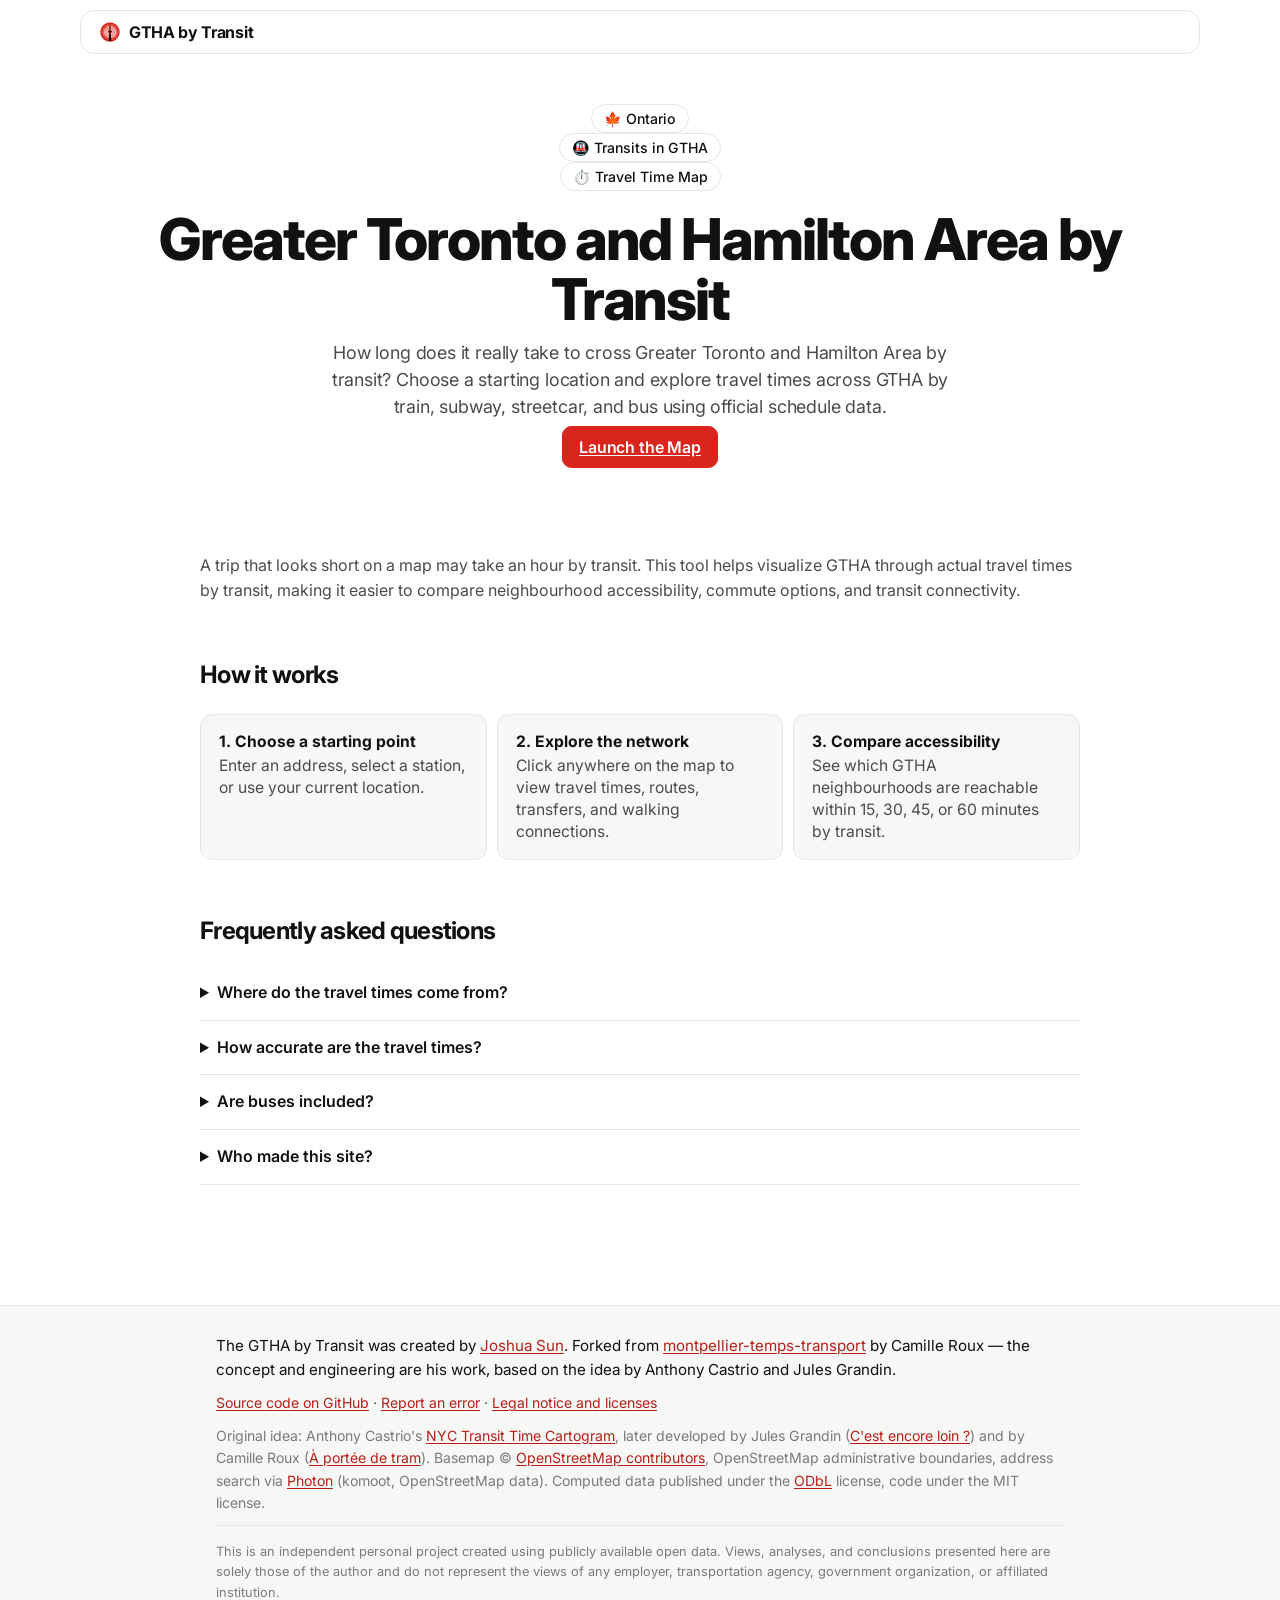
<file: site/index.html>
<!doctype html>
<html lang="en">
  <head>
    <meta charset="utf-8" />
    <meta name="viewport" content="width=device-width, initial-scale=1" />
    <title>GTHA by Transit · Greater Toronto and Hamilton Area by transit</title>
    <meta name="description" content="Transit travel-time map of Greater Toronto and Hamilton Area: pick a starting point and the whole city is colored by how long it takes to get there." />
    <link rel="canonical" href="https://zhenhuasun.github.io/gtha-transit-travel-time/" />
    <meta name="theme-color" content="#3aa70b" />
    <meta name="mobile-web-app-capable" content="yes" />
    <meta name="apple-mobile-web-app-capable" content="yes" />
    <meta name="apple-mobile-web-app-status-bar-style" content="default" />
    <link rel="icon" href="./favicon.svg" type="image/svg+xml" />
    <link rel="icon" href="./favicon-32.png" type="image/png" sizes="32x32" />
    <link rel="apple-touch-icon" href="./apple-touch-icon.png" />
    <meta name="author" content="zhenhuasun" />
    <link rel="author" href="https://github.com/zhenhuasun" />
    <meta property="og:type" content="website" />
    <meta property="og:locale" content="en_US" />
    <meta property="og:site_name" content="GTHA by Transit" />
    <meta property="og:title" content="GTHA by Transit" />
    <meta property="og:description" content="Transit travel-time map of Greater Toronto and Hamilton Area: pick a starting point and the whole city is colored by how long it takes to get there." />
    <meta property="og:url" content="https://zhenhuasun.github.io/gtha-transit-travel-time/" />
    <meta property="article:author" content="https://github.com/zhenhuasun" />
    <meta property="article:published_time" content="2026-10-12T08:00:00+02:00" />
    <meta name="twitter:card" content="summary_large_image" />
    <meta name="twitter:title" content="GTHA by Transit" />
    <meta name="twitter:description" content="Transit travel-time map of Greater Toronto and Hamilton Area: pick a starting point and the whole city is colored by how long it takes to get there." />
    <script type="application/ld+json">
    {
      "@context": "https://schema.org",
      "@graph": [
        {
          "@type": "WebSite",
          "@id": "https://zhenhuasun.github.io/gtha-transit-travel-time/#site",
          "name": "GTHA by Transit",
          "url": "https://zhenhuasun.github.io/gtha-transit-travel-time/",
          "description": "Transit travel-time map of Greater Toronto and Hamilton Area: pick a starting point and the whole city is colored by how long it takes to get there.",
          "inLanguage": "en",
          "author": {
            "@id": "https://github.com/zhenhuasun#me"
          }
        },
        {
          "@type": "FAQPage",
          "mainEntity": [
            {
              "@type": "Question",
              "name": "Where do the travel times come from?",
              "acceptedAnswer": {
                "@type": "Answer",
                "text": "From the official scheduled timetables of the GO Transit and municipal transit network, published as open data in GTFS format. They cover an ordinary weekday, between 7 a.m. and 8 p.m."
              }
            },
            {
              "@type": "Question",
              "name": "How accurate are the travel times?",
              "acceptedAnswer": {
                "@type": "Answer",
                "text": "These are \"on paper\" averages: walk to the stop, waiting time equal to half the interval between two services, scheduled time between stops, and transfers. No real-time data or disruptions."
              }
            },
            {
              "@type": "Question",
              "name": "Are buses included?",
              "acceptedAnswer": {
                "@type": "Answer",
                "text": "Yes. Train, subway, streetcar, and bus services can all be included in travel-time calculations."
              }
            },
            {
              "@type": "Question",
              "name": "Who made this site?",
              "acceptedAnswer": {
                "@type": "Answer",
                "text": "This GTHA transit travel time dashboard is done by Joshua Sun, using GO Transit and municipal transit schedules. The idea comes from Anthony Castrio's NYC Transit Time Cartogram, later adapted to Paris by Jules Grandin (\"C'est encore loin ?\"), then extended by Camille Roux — the concept and engineering are his work. The code is open on GitHub."
              }
            }
          ]
        },
        {
          "@type": "Person",
          "@id": "https://github.com/zhenhuasun#me",
          "name": "zhenhuasun",
          "url": "https://github.com/zhenhuasun",
          "sameAs": [
            "https://github.com/zhenhuasun"
          ]
        }
      ]
    }
    </script>
    <link rel="preconnect" href="https://fonts.bunny.net" />
    <link rel="stylesheet" href="https://fonts.bunny.net/css?family=inter:400,500,600,700,800" />
    <link rel="stylesheet" href="./styles.css?v=d7b95465" />
  </head>
  <body>
    <header class="topbar">
      <nav class="topbar-inner" aria-label="Main navigation">
        <a class="brand" href="./"><img src="./favicon.svg" width="22" height="22" alt="" /> GTHA by Transit</a>
      </nav>
    </header>

    <main class="page">
      <section class="hero">
        <span class="chip">🍁 Ontario</span>
        <span class="chip">🚇 Transits in GTHA</span>
        <span class="chip">⏱️ Travel Time Map</span>
        <h1>Greater Toronto and Hamilton Area by Transit</h1>
        <p class="lede">
          How long does it really take to cross Greater Toronto and Hamilton Area by transit?
          Choose a starting location and explore travel times across GTHA by train, subway, streetcar, and bus using official schedule data.
        </p>
        <p><a class="button primary" href="./gtha/">Launch the Map</a></p>
      </section>

      <section class="section">
        <p>
          A trip that looks short on a map may take an hour by transit.
          This tool helps visualize GTHA through actual travel times by transit,
          making it easier to compare neighbourhood accessibility,
          commute options, and transit connectivity.
        </p>
      </section>
      
      <section class="section" aria-labelledby="how-title">
        <h2 id="how-title">How it works</h2>
        <ol class="steps large">
          <li>
            <strong>1. Choose a starting point</strong>
            Enter an address, select a station, or use your current location.
          </li>
          <li>
            <strong>2. Explore the network</strong> 
            Click anywhere on the map to view travel times, routes, transfers, and walking connections.
          </li>
          <li>
            <strong>3. Compare accessibility</strong>
            See which GTHA neighbourhoods are reachable within 15, 30, 45, or 60 minutes by transit.
          </li>
        </ol>
      </section>

      <section class="section" aria-labelledby="faq-title">
        <h2 id="faq-title">Frequently asked questions</h2>
        <details class="faq">
          <summary>Where do the travel times come from?</summary>
          <p>Travel times are calculated using official GO Transit and municipal transit schedules published in GTFS (General Transit Feed Specification) format. The map represents a typical weekday service pattern between 7:00 a.m. and 8:00 p.m.</p>
        </details>
        <details class="faq">
          <summary>How accurate are the travel times?</summary>
          <p>The results are schedule-based estimates. They include walking time, average waiting time, scheduled in-vehicle travel time, and transfers. Real-time delays, congestion, service disruptions, and crowding are not included.</p>
        </details>
        <details class="faq">
          <summary>Are buses included?</summary>
          <p>Yes. Train, subway, streetcar, and bus services can all be included in travel-time calculations.</p>
        </details>
        <details class="faq">
          <summary>Who made this site?</summary><p>This GTHA edition was created by <a href="https://github.com/zhenhuasun">Joshua Sun</a> using GO Transit and other municipal transit schedule data. The idea comes from <a href="https://castrio.me/nyc/">NYC Transit Time Cartogram</a> by Anthony Castrio, later adapted to Paris by Jules Grandin (<a href="https://julesgrandin.github.io/paris-temps-transport/">C'est encore loin&nbsp;?</a>), then extended by <a href="https://github.com/camilleroux/montpellier-temps-transport">Camille Roux</a> — the concept and engineering are his work. The code is open on <a href="https://github.com/zhenhuasun/gtha-transit-travel-time">GitHub</a>.</p></details>
      </section>
    </main>

 <footer class="site-footer">
      <div class="footer-inner">
        <p class="footer-author">
          The GTHA by Transit was created by <a href="https://github.com/zhenhuasun">Joshua Sun</a>. 
          Forked from <a href="https://github.com/camilleroux/montpellier-temps-transport">montpellier-temps-transport</a>
          by Camille Roux — the concept and engineering are his work, based on the idea by Anthony Castrio and Jules Grandin. 
        </p>
        <p class="footer-links">
          <a href="https://github.com/zhenhuasun/gtha-transit-travel-time" rel="noopener">Source code on GitHub</a> ·
          <a href="https://github.com/zhenhuasun/gtha-transit-travel-time/issues" rel="noopener">Report an error</a> ·
          <a href="./mentions-legales/">Legal notice and licenses</a>
        </p>
        <p class="footer-credits">
          Original idea: Anthony Castrio's <a href="https://castrio.me/nyc/">NYC Transit Time Cartogram</a>,
          later developed by Jules Grandin
          (<a href="https://julesgrandin.github.io/paris-temps-transport/">C'est encore loin&nbsp;?</a>)
          and by Camille Roux
          (<a href="https://tram.camilleroux.com/">À portée de tram</a>).
          Basemap © <a href="https://www.openstreetmap.org/copyright">OpenStreetMap contributors</a>,
          OpenStreetMap administrative boundaries, address search via
          <a href="https://photon.komoot.io/">Photon</a> (komoot, OpenStreetMap data).
          Computed data published under the <a href="https://opendatacommons.org/licenses/odbl/1-0/">ODbL</a> license, code under the MIT license.
        </p>
        <p class="footer-disclaimer">
          This is an independent personal project created using publicly available open data. 
          Views, analyses, and conclusions presented here are solely those of the author 
          and do not represent the views of any employer, transportation agency, government organization, or affiliated institution.
        </p>
      </div>
    </footer>
  </body>
</html>
</file>
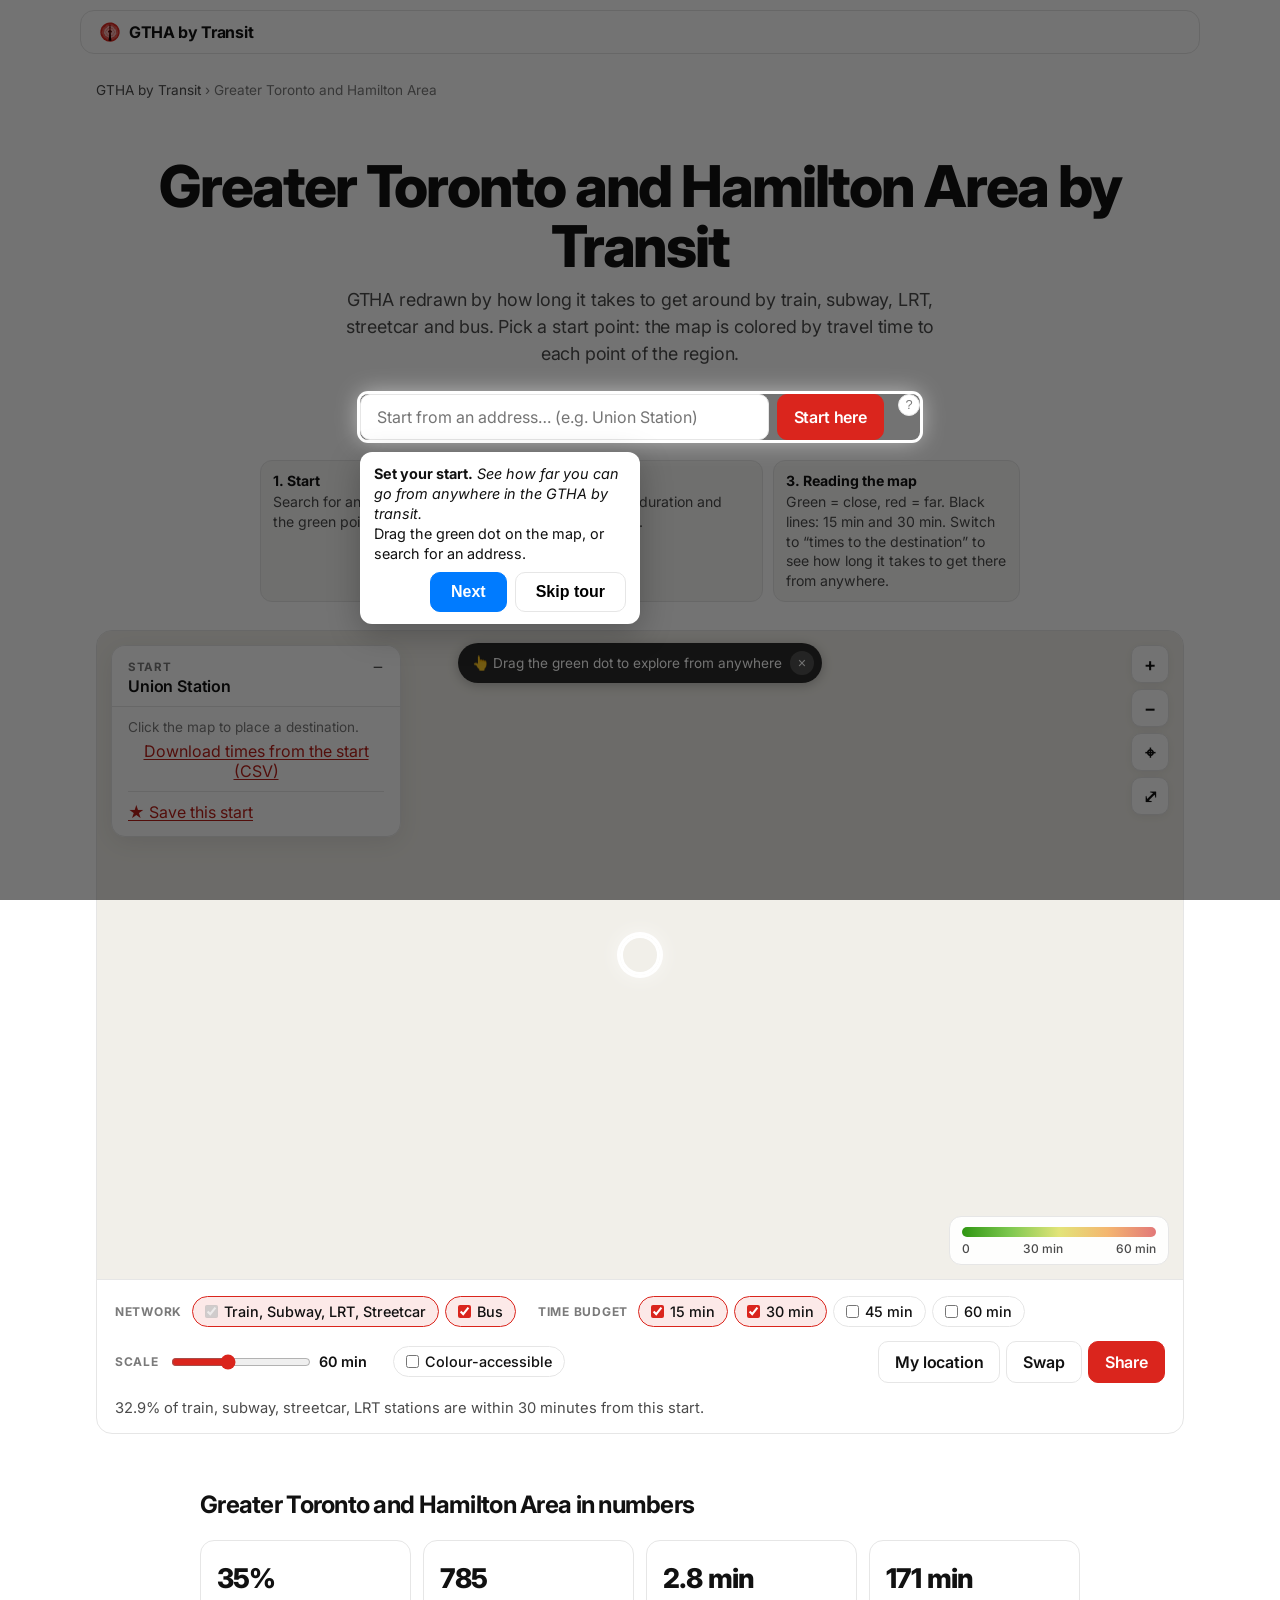
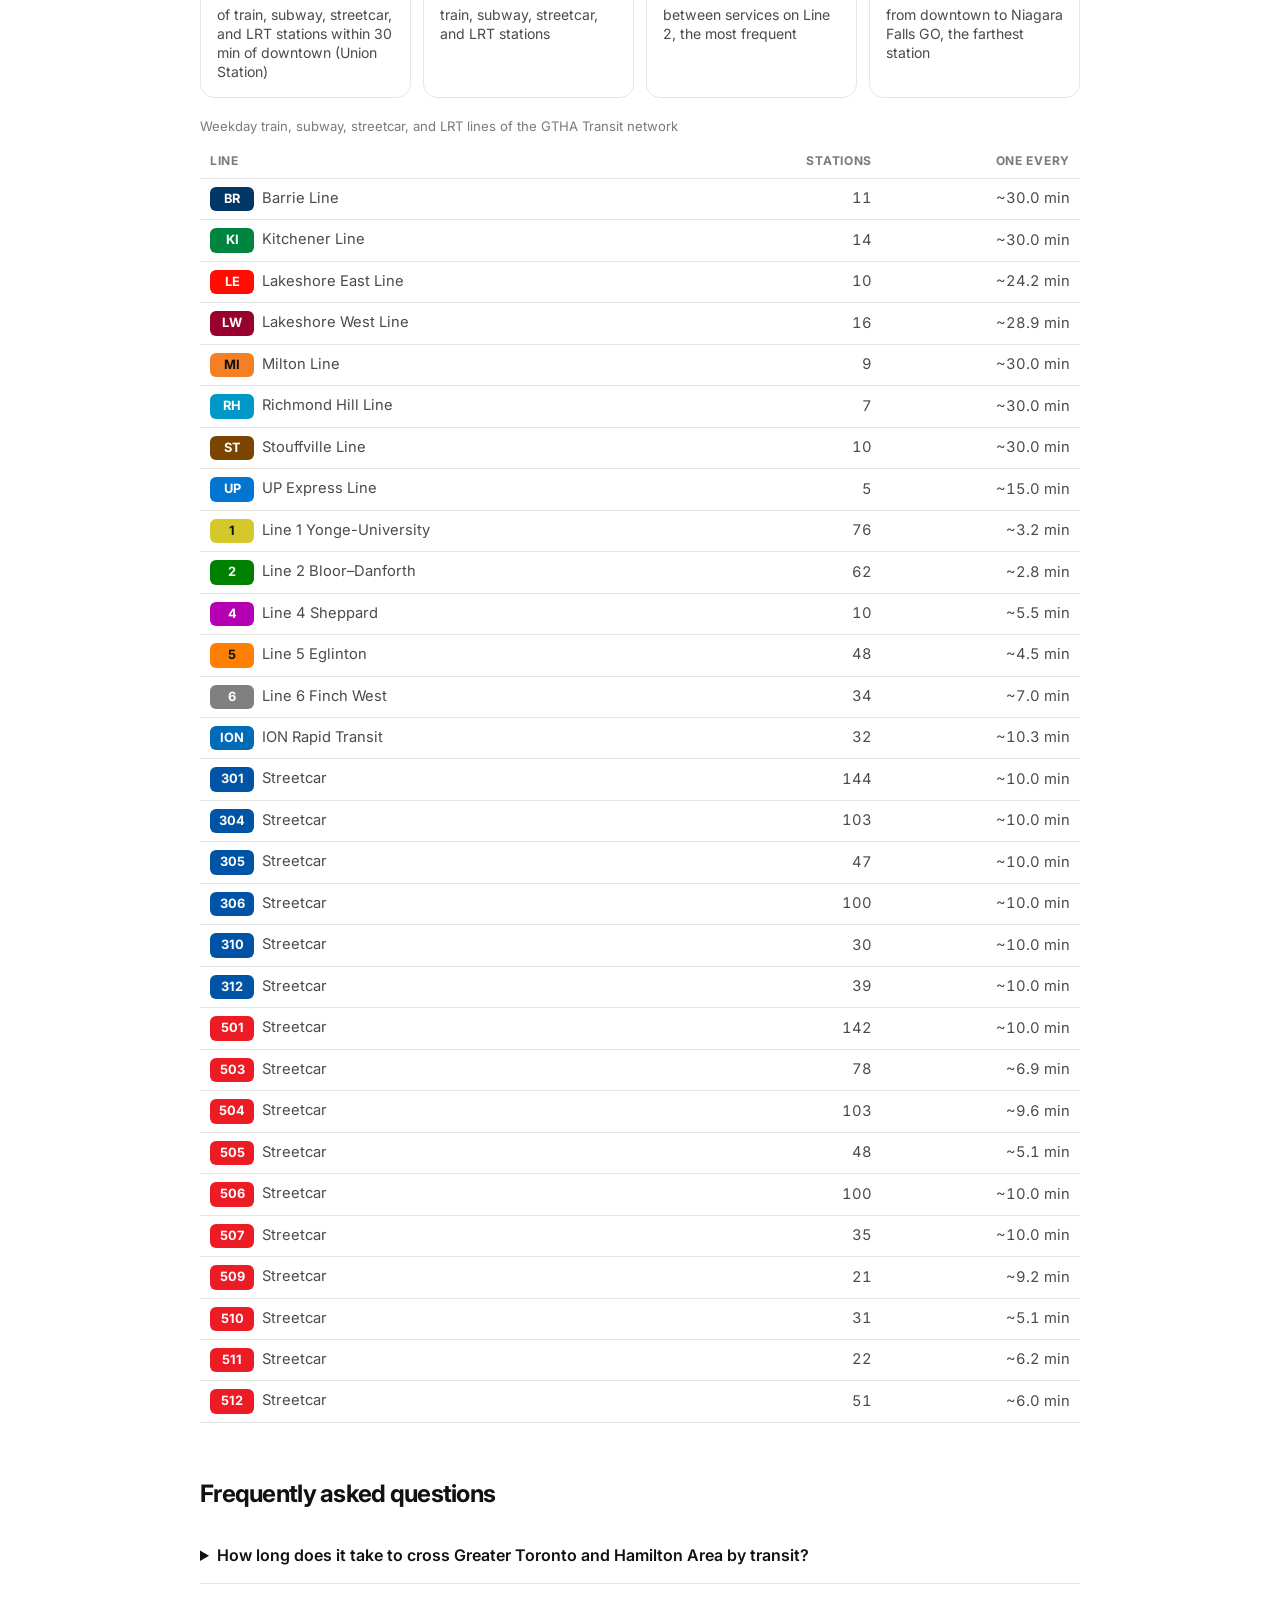
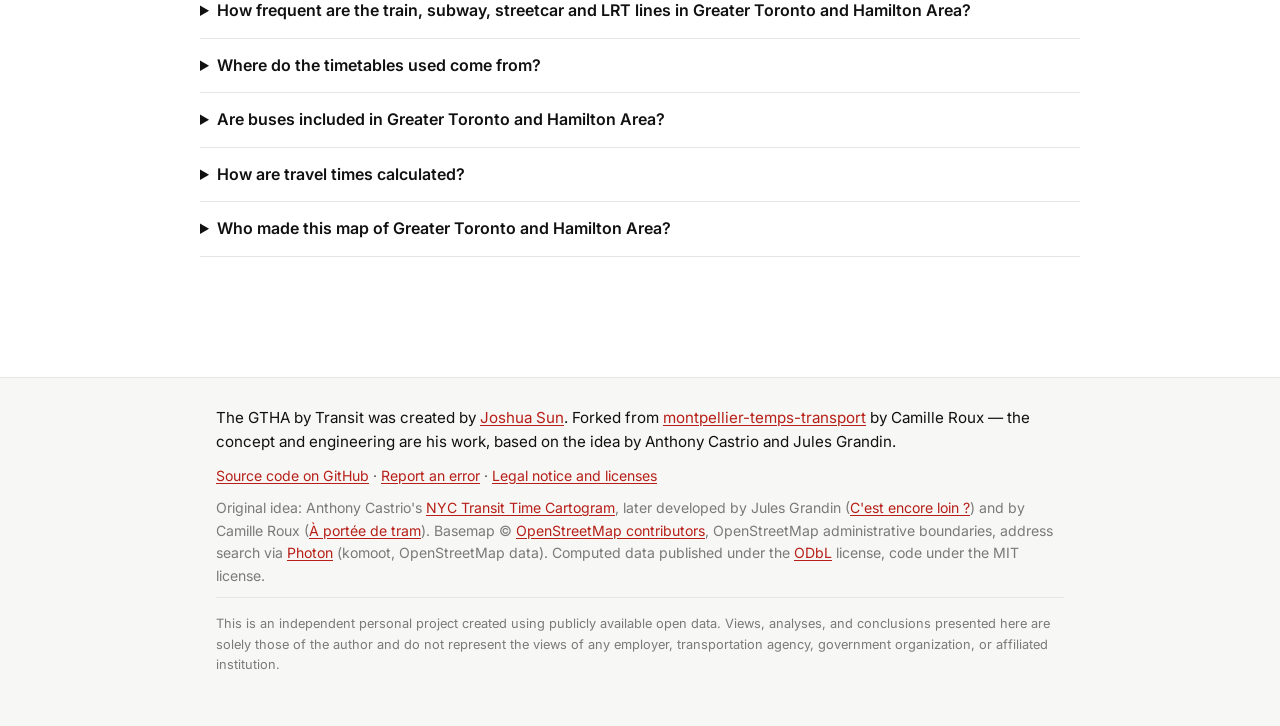
<file: site/gtha/index.html>
<!doctype html>
<html lang="en">
  <head>
  <meta property="og:title" content="How far can you go by transit?">
  <meta property="og:description" content="Explore the GTHA through transit travel time. Interactive heatmap of 26,862 stations across 16 transit agencies.">
  <meta property="og:image" content="https://zhenhuasun.github.io/gtha-transit-travel-time/gtha/og-image.png">
  <meta property="og:type" content="website">
  <meta name="twitter:card" content="summary_large_image">
  <meta name="twitter:title" content="How far can you go by transit?">
  <meta name="twitter:description" content="Explore the GTHA through transit travel time.">
  <meta name="twitter:image" content="https://zhenhuasun.github.io/gtha-transit-travel-time/gtha/og-image.png">
    <meta charset="utf-8" />
    <meta name="viewport" content="width=device-width, initial-scale=1" />
    <title>Greater Toronto and Hamilton Area by transit · Travel Time Map</title>
    <meta name="description" content="Transit travel-time map of Greater Toronto and Hamilton Area: pick a starting point and the whole city is colored by how long it takes to get there." />
    <link rel="canonical" href="https://zhenhuasun.github.io/gtha-transit-travel-time/gtha/" />
    <meta name="theme-color" content="#3aa70b" />
    <meta name="mobile-web-app-capable" content="yes" />
    <meta name="apple-mobile-web-app-capable" content="yes" />
    <meta name="apple-mobile-web-app-status-bar-style" content="default" />
    <link rel="icon" href="../favicon.svg" type="image/svg+xml" />
    <link rel="icon" href="../favicon-32.png" type="image/png" sizes="32x32" />
    <link rel="apple-touch-icon" href="../apple-touch-icon.png" />
    <meta name="author" content="zhenhuasun" />
    <link rel="author" href="https://github.com/zhenhuasun" />
                <meta property="article:author" content="https://github.com/zhenhuasun" />
    <meta property="article:published_time" content="2026-10-12T08:00:00+02:00" />
          <script type="application/ld+json">
    {
      "@context": "https://schema.org",
      "@graph": [
        {
          "@type": "WebApplication",
          "name": "Greater Toronto and Hamilton Area by Transit",
          "url": "https://zhenhuasun.github.io/gtha-transit-travel-time/gtha/",
          "description": "Transit travel-time map of Greater Toronto and Hamilton Area: pick a starting point and the whole city is colored by how long it takes to get there.",
          "inLanguage": "en",
          "applicationCategory": "TravelApplication",
          "operatingSystem": "Web",
          "isAccessibleForFree": true,
          "author": {
            "@id": "https://github.com/zhenhuasun#me"
          },
          "spatialCoverage": {
            "@type": "Place",
            "name": "Greater Toronto and Hamilton Area"
          },
          "isBasedOn": [
            "https://castrio.me/nyc/",
            "https://julesgrandin.github.io/paris-temps-transport/"
          ],
          "datePublished": "2026-10-12",
          "dateModified": "2026-10-13"
        },
        {
          "@type": "BreadcrumbList",
          "itemListElement": [
            {
              "@type": "ListItem",
              "position": 1,
              "name": "GTHA by Transit",
              "item": "https://zhenhuasun.github.io/gtha-transit-travel-time/"
            },
            {
              "@type": "ListItem",
              "position": 2,
              "name": "Greater Toronto and Hamilton Area",
              "item": "https://zhenhuasun.github.io/gtha-transit-travel-time/gtha/"
            }
          ]
        },
        {
          "@type": "FAQPage",
          "mainEntity": [
            {
              "@type": "Question",
              "name": "How long does it take to cross Greater Toronto and Hamilton Area by transit?",
              "acceptedAnswer": {
                "@type": "Answer",
                "text": "From downtown (Union Station), 8% of train, subway, streetcar and LRT stations are within 15 minutes and 35% within 30 minutes, walking and waiting included. The farthest, Niagara Falls GO, is about 171 minutes away."
              }
            },
            {
              "@type": "Question",
              "name": "How frequent are the train, subway, streetcar and LRT lines in Greater Toronto and Hamilton Area?",
              "acceptedAnswer": {
                "@type": "Answer",
                "text": "On a weekday during the day, the average interval between two services is Line 1 Yonge-University: 3.2 min, Line 2 Bloor-Danforth: 2.8 min, Line 4 Sheppard: 5.5 min, Barrie Line: 30 min, Kitchener Line: 30 min, Lakeshore East Line: 24.2 min, Lakeshore West Line: 28.9 min, Milton Line: 30 min, Richmond Hill Line: 30 min, Stouffville Line: 30 min, UP Express Line: 15 min, Line 5 Eglinton: 4.5 min, Line 6 Finch West: 7 min, ION light rail: 10.3 min, Streetcar 301: 10 min, Streetcar 304: 10 min, Streetcar 305: 10 min, Streetcar 306: 10 min, Streetcar 310: 10 min, Streetcar 312: 10 min, Streetcar 501: 10 min, Streetcar 503: 6.9 min, Streetcar 504: 9.6 min, Streetcar 505: 5.1 min, Streetcar 506: 10 min, Streetcar 507: 10 min, Streetcar 509: 9.2 min, Streetcar 510: 5.1 min, Streetcar 511: 6.2 min, Streetcar 512: 6 min. The most frequent line is 2, with a service about every 2.8 minutes."
              }
            },
            {
              "@type": "Question",
              "name": "Where do the timetables used come from?",
              "acceptedAnswer": {
                "@type": "Answer",
                "text": "From the scheduled timetables published by GO Transit and the municipal transit agencies (GTFS format), downloaded on 5 November 2026. Travel times are for Thursday 5 November 2026, between 7 a.m. and 8 p.m."
              }
            },
            {
              "@type": "Question",
              "name": "Are buses included in Greater Toronto and Hamilton Area?",
              "acceptedAnswer": {
                "@type": "Answer",
                "text": "Yes. Buses are included by default; use \"Bus\" under the map to hide them. Waiting time at infrequent bus stops is capped at 15 minutes."
              }
            },
            {
              "@type": "Question",
              "name": "How are travel times calculated?",
              "acceptedAnswer": {
                "@type": "Answer",
                "text": "For each trip: walk to the stop at 4.5 km/h, waiting time equal to half the interval between two services, scheduled time between stops, transfers with 1.5 minutes of walking, plus 1 minute to reach the subway platform. No real-time data or disruptions."
              }
            },
            {
              "@type": "Question",
              "name": "Who made this map of Greater Toronto and Hamilton Area?",
              "acceptedAnswer": {
                "@type": "Answer",
                "text": "The GTHA by Transit is done by Joshua Sun. The idea comes from Anthony Castrio's NYC Transit Time Cartogram, later adapted to Paris by Jules Grandin (\"C'est encore loin ?\"), then extended by Camille Roux — the concept and engineering are his work. The code is open on GitHub."
              }
            }
          ]
        },
        {
          "@type": "Person",
          "@id": "https://github.com/zhenhuasun#me",
          "name": "zhenhuasun",
          "url": "https://github.com/zhenhuasun",
          "sameAs": [
            "https://github.com/zhenhuasun"
          ]
        }
      ]
    }
    </script>
    <link rel="preconnect" href="https://fonts.bunny.net" />
    <link rel="stylesheet" href="https://fonts.bunny.net/css?family=inter:400,500,600,700,800" />
    <link rel="stylesheet" href="../styles.css?v=d7b95465" />
  </head>
  <body>
    <script id="city-config" type="application/json">{"slug": "gtha", "name": "Greater Toronto and Hamilton Area", "dataVersion": "e35bc830", "dataBytes": 23168464, "defaultFrom": {"label": "Union Station", "lat": 43.6452, "lon": -79.3806}, "defaultBus": true, "defaultMaxMinutes": 60, "railNoun": "train", "railStations": "train, subway, streetcar, LRT stations", "busNoun": "bus", "geocoder": "photon", "searchBbox": [42.83, -81.36, 44.52, -78.06]}</script>
    <header class="topbar">
      <nav class="topbar-inner" aria-label="Main navigation">
        <a class="brand" href="../"><img src="../favicon.svg" width="22" height="22" alt="" /> GTHA by Transit</a>
      </nav>
    </header>

    <main class="page">
      <nav class="breadcrumb" aria-label="Breadcrumb">
        <a href="../">GTHA by Transit</a> <span aria-hidden="true">›</span> <span aria-current="page">Greater Toronto and Hamilton Area</span>
      </nav>

      <section class="hero">
        <h1>Greater Toronto and Hamilton Area by Transit</h1>
        <p class="lede">
          GTHA redrawn by how long it takes to get around by train, subway, LRT, streetcar and bus. Pick a start point: the map is
          colored by travel time to each point of the region.
        </p>
        <form id="searchForm" class="search" role="search" autocomplete="off">
          <label class="visually-hidden" for="searchInput">Start address</label>
          <input id="searchInput" type="search" placeholder="Start from an address… (e.g. Union Station)" />
          <button type="submit" class="button primary">Start here</button><button type="button" id="onboardingHelp" class="onboarding-help" aria-label="Show tutorial">?</button>
          <ul id="searchResults" class="search-results" hidden></ul>
        </form>
        <ol class="steps" aria-label="How to use">
          <li><strong>1. Start</strong> Search for an address or drag the green point.</li>
          <li><strong>2. Destination</strong> Click anywhere: duration and detailed itinerary.</li>
          <li><strong>3. Reading the map</strong> Green = close, red = far. <span id="isoLineDesc">Black lines: 15 min and 30 min.</span> Switch to “times to the destination” to see how long it takes to get there from anywhere.</li>
        </ol>
      </section>

      <section class="map-card" aria-label="Travel-time map">
        <noscript>
          <p class="noscript">
            This interactive map needs JavaScript to compute travel times. Enable it to use the map.
          </p>
        </noscript>
        <div id="mapStage" class="map-stage">
          <div id="firstHint" class="first-hint" hidden>
            <span>👆 Drag the green dot to explore from anywhere</span>
            <button id="firstHintClose" type="button" aria-label="Dismiss">×</button>
          </div>
          <canvas id="mapCanvas"></canvas>

          <aside id="tripPanel" class="trip-panel" aria-live="polite" data-sheet="half">
            <div id="sheetHandle" class="sheet-handle" aria-hidden="true"><span></span></div>
            <div class="panel-sticky-head">
              <button id="panelCollapse" type="button" class="panel-collapse" aria-label="Hide panel">−</button>
              <p class="trip-eyebrow">Start</p>
              <p id="tripFrom" class="trip-from">Loading the network…</p>
              <div id="tripDestHead" hidden>
                <div class="trip-row">
                  <p class="trip-eyebrow">Destination</p>
                  <button id="removeTo" type="button" class="link-button">Remove</button>
                </div>
                <p id="tripTo" class="trip-to"></p>
                <p id="tripDuration" class="trip-duration"></p>
              </div>
            </div>
            <div id="loadProgress" class="load-progress" hidden>
              <div class="load-bar" role="progressbar" aria-label="Loading network data"><div id="loadBarFill" class="load-bar-fill"></div></div>
              <p id="loadLabel" class="load-label"></p>
            </div>
            <div id="tripStepsWrap" hidden>
              <ol id="tripSteps" class="trip-steps"></ol>
              <div id="heatFrom" class="segmented" role="group" aria-label="Travel time direction">
                <span>Show</span>
                <button type="button" data-source="from" aria-pressed="true">times from the start</button>
                <button type="button" data-source="to" aria-pressed="false">times to the destination</button>
              </div>
            </div>
            <p id="tripHint" class="trip-hint">Click the map to place a destination.</p>
            <button id="downloadCsv" type="button" class="link-button download-csv">Download times from the start (CSV)</button>
            <div id="placesSection" class="places-section">
              <div id="placesRow" class="places-row" hidden></div>
              <div class="places-actions">
                <button id="savePlace" type="button" class="link-button">★ Save this start</button>
                <!-- Compare offline 2026-10-16: <button id="comparePlaces" type="button" class="link-button" hidden>⇄ Compare</button> -->
              </div>
              <div id="compareRow" class="compare-row" hidden>
                <p class="compare-hint">Tap two places to compare travel time to the destination.</p>
                <div id="compareResult" class="compare-result" hidden></div>
                <button id="compareCancel" type="button" class="link-button">× Cancel</button>
              </div>
              <div id="placeNameRow" class="place-name-row" hidden>
                <input id="placeNameInput" type="text" maxlength="24" placeholder="Name this place" aria-label="Place name" />
                <button id="placeNameOk" type="button" class="mini-button" aria-label="Save place">✓</button>
                <button id="placeNameCancel" type="button" class="mini-button" aria-label="Cancel">✕</button>
              </div>
            </div>
          </aside>

          <button id="panelExpand" type="button" class="panel-expand" aria-label="Show panel" hidden>☰</button>
          <div class="map-buttons">
            <button id="zoomIn" type="button" class="icon-button" aria-label="Zoom in">+</button>
            <button id="zoomOut" type="button" class="icon-button" aria-label="Zoom out">−</button>
            <button id="recenter" type="button" class="icon-button" aria-label="Recenter the map">⌖</button>
            <button id="fullscreen" type="button" class="icon-button" aria-label="Fullscreen">⤢</button>
          </div>

          <div class="legend" aria-hidden="true">
            <div id="legendBar" class="legend-bar"></div>
            <div class="legend-labels"><span>0</span><span id="legendMid"></span><span id="legendMax"></span></div>
          </div>
        </div>

        <div class="controls">
          <div class="control-group">
            <span class="control-label">Network</span>
            <label class="pill-toggle"><input type="checkbox" checked disabled /> Train, Subway, LRT, Streetcar</label>
            <label class="pill-toggle"><input id="busToggle" type="checkbox" checked /> Bus</label>
          </div>
          <div id="isoToggles" class="control-group">
            <span class="control-label">Time Budget</span>
            <label class="pill-toggle"><input type="checkbox" value="15" checked /> 15 min</label>
            <label class="pill-toggle"><input type="checkbox" value="30" checked /> 30 min</label>
            <label class="pill-toggle"><input type="checkbox" value="45" /> 45 min</label>
            <label class="pill-toggle"><input type="checkbox" value="60" /> 60 min</label>
          </div>
          <div class="control-group">
            <label class="control-label" for="maxRange">Scale</label>
            <input id="maxRange" type="range" min="20" max="120" step="5" value="60" />
            <output id="maxValue" for="maxRange">60 min</output>
          </div>
          <div class="control-group">
            <label class="pill-toggle"><input id="colorblindToggle" type="checkbox" /> Colour-accessible</label>
          </div>
          <div class="control-group actions">
            <button id="locate" type="button" class="button">My location</button>
            <button id="swap" type="button" class="button">Swap</button>
            <button id="share" type="button" class="button primary">Share</button>
          </div>
        </div>
        <p id="reach" class="reach"></p>
      </section>

      <section class="section" aria-labelledby="stats-title">
        <h2 id="stats-title">Greater Toronto and Hamilton Area in numbers</h2>
        <div class="stat-grid">
          <div class="stat"><strong>35%</strong><span>of train, subway, streetcar, and LRT stations within 30 min of downtown (Union Station)</span></div>
          <div class="stat"><strong>785</strong><span>train, subway, streetcar, and LRT stations</span></div>
          <div class="stat"><strong>2.8 min</strong><span>between services on Line 2, the most frequent</span></div>
          <div class="stat"><strong>171 min</strong><span>from downtown to Niagara Falls GO, the farthest station</span></div>
        </div>
        <table class="lines-table">
          <caption>Weekday train, subway, streetcar, and LRT lines of the GTHA Transit network</caption>
          <thead><tr><th scope="col">Line</th><th scope="col">Stations</th><th scope="col">One every</th></tr></thead>
          <tbody>
            
            <tr><td><span class="line-cell"><span class="line-badge" style="background:#003767;color:#fff">BR</span><span class="line-name">Barrie Line</span></span></td><td>11</td><td>~30.0 min</td></tr>
            <tr><td><span class="line-cell"><span class="line-badge" style="background:#00853e;color:#fff">KI</span><span class="line-name">Kitchener Line</span></span></td><td>14</td><td>~30.0 min</td></tr>
            <tr><td><span class="line-cell"><span class="line-badge" style="background:#ff0d00;color:#fff">LE</span><span class="line-name">Lakeshore East Line</span></span></td><td>10</td><td>~24.2 min</td></tr>
            <tr><td><span class="line-cell"><span class="line-badge" style="background:#98002e;color:#fff">LW</span><span class="line-name">Lakeshore West Line</span></span></td><td>16</td><td>~28.9 min</td></tr>
            <tr><td><span class="line-cell"><span class="line-badge" style="background:#f57f25;color:#111">MI</span><span class="line-name">Milton Line</span></span></td><td>9</td><td>~30.0 min</td></tr>
            <tr><td><span class="line-cell"><span class="line-badge" style="background:#0099c7;color:#fff">RH</span><span class="line-name">Richmond Hill Line</span></span></td><td>7</td><td>~30.0 min</td></tr>
            <tr><td><span class="line-cell"><span class="line-badge" style="background:#794500;color:#fff">ST</span><span class="line-name">Stouffville Line</span></span></td><td>10</td><td>~30.0 min</td></tr>
            <tr><td><span class="line-cell"><span class="line-badge" style="background:#0075D2;color:#fff">UP</span><span class="line-name">UP Express Line</span></span></td><td>5</td><td>~15.0 min</td></tr>
            <tr><td><span class="line-cell"><span class="line-badge" style="background:#D5C82B;color:#111">1</span><span class="line-name">Line 1 Yonge-University</span></span></td><td>76</td><td>~3.2 min</td></tr>
            <tr><td><span class="line-cell"><span class="line-badge" style="background:#008000;color:#fff">2</span><span class="line-name">Line 2 Bloor–Danforth</span></span></td><td>62</td><td>~2.8 min</td></tr>
            <tr><td><span class="line-cell"><span class="line-badge" style="background:#B300B3;color:#fff">4</span><span class="line-name">Line 4 Sheppard</span></span></td><td>10</td><td>~5.5 min</td></tr>
            <tr><td><span class="line-cell"><span class="line-badge" style="background:#FF8000;color:#111">5</span><span class="line-name">Line 5 Eglinton</span></span></td><td>48</td><td>~4.5 min</td></tr>
            <tr><td><span class="line-cell"><span class="line-badge" style="background:#808080;color:#fff">6</span><span class="line-name">Line 6 Finch West</span></span></td><td>34</td><td>~7.0 min</td></tr>
            <tr><td><span class="line-cell"><span class="line-badge" style="background:#006bb7;color:#fff">ION</span><span class="line-name">ION Rapid Transit</span></span></td><td>32</td><td>~10.3 min</td></tr>
            <tr><td><span class="line-cell"><span class="line-badge" style="background:#0054A6;color:#fff">301</span><span class="line-name">Streetcar</span></span></td><td>144</td><td>~10.0 min</td></tr>
            <tr><td><span class="line-cell"><span class="line-badge" style="background:#0054A6;color:#fff">304</span><span class="line-name">Streetcar</span></span></td><td>103</td><td>~10.0 min</td></tr>
            <tr><td><span class="line-cell"><span class="line-badge" style="background:#0054A6;color:#fff">305</span><span class="line-name">Streetcar</span></span></td><td>47</td><td>~10.0 min</td></tr>
            <tr><td><span class="line-cell"><span class="line-badge" style="background:#0054A6;color:#fff">306</span><span class="line-name">Streetcar</span></span></td><td>100</td><td>~10.0 min</td></tr>
            <tr><td><span class="line-cell"><span class="line-badge" style="background:#0054A6;color:#fff">310</span><span class="line-name">Streetcar</span></span></td><td>30</td><td>~10.0 min</td></tr>
            <tr><td><span class="line-cell"><span class="line-badge" style="background:#0054A6;color:#fff">312</span><span class="line-name">Streetcar</span></span></td><td>39</td><td>~10.0 min</td></tr>
            <tr><td><span class="line-cell"><span class="line-badge" style="background:#ED1C24;color:#fff">501</span><span class="line-name">Streetcar</span></span></td><td>142</td><td>~10.0 min</td></tr>
            <tr><td><span class="line-cell"><span class="line-badge" style="background:#ED1C24;color:#fff">503</span><span class="line-name">Streetcar</span></span></td><td>78</td><td>~6.9 min</td></tr>
            <tr><td><span class="line-cell"><span class="line-badge" style="background:#ED1C24;color:#fff">504</span><span class="line-name">Streetcar</span></span></td><td>103</td><td>~9.6 min</td></tr>
            <tr><td><span class="line-cell"><span class="line-badge" style="background:#ED1C24;color:#fff">505</span><span class="line-name">Streetcar</span></span></td><td>48</td><td>~5.1 min</td></tr>
            <tr><td><span class="line-cell"><span class="line-badge" style="background:#ED1C24;color:#fff">506</span><span class="line-name">Streetcar</span></span></td><td>100</td><td>~10.0 min</td></tr>
            <tr><td><span class="line-cell"><span class="line-badge" style="background:#ED1C24;color:#fff">507</span><span class="line-name">Streetcar</span></span></td><td>35</td><td>~10.0 min</td></tr>
            <tr><td><span class="line-cell"><span class="line-badge" style="background:#ED1C24;color:#fff">509</span><span class="line-name">Streetcar</span></span></td><td>21</td><td>~9.2 min</td></tr>
            <tr><td><span class="line-cell"><span class="line-badge" style="background:#ED1C24;color:#fff">510</span><span class="line-name">Streetcar</span></span></td><td>31</td><td>~5.1 min</td></tr>
            <tr><td><span class="line-cell"><span class="line-badge" style="background:#ED1C24;color:#fff">511</span><span class="line-name">Streetcar</span></span></td><td>22</td><td>~6.2 min</td></tr>
            <tr><td><span class="line-cell"><span class="line-badge" style="background:#ED1C24;color:#fff">512</span><span class="line-name">Streetcar</span></span></td><td>51</td><td>~6.0 min</td></tr>
          
          </tbody>
        </table>
      </section>

      <section class="section" aria-labelledby="faq-title">
        <h2 id="faq-title">Frequently asked questions</h2>
        <details class="faq"><summary>How long does it take to cross Greater Toronto and Hamilton Area by transit?</summary><p>From downtown (Union Station), 8% of train, subway, LRT and streetcar stations are within 15 minutes and 35% within 30 minutes, walking and waiting included. The farthest, Niagara Falls GO, is about 171 minutes away.</p></details>
        <details class="faq"><summary>How frequent are the train, subway, streetcar and LRT lines in Greater Toronto and Hamilton Area?</summary><p>On a weekday during the day, the average interval between two services is Line 1 Yonge-University: 3.2 min, Line 2 Bloor-Danforth: 2.8 min, Line 4 Sheppard: 5.5 min, Barrie Line: 30 min, Kitchener Line: 30 min, Lakeshore East Line: 24.2 min, Lakeshore West Line: 28.9 min, Milton Line: 30 min, Richmond Hill Line: 30 min, Stouffville Line: 30 min, UP Express Line: 15 min, Line 5 Eglinton: 4.5 min, Line 6 Finch West: 7 min, ION light rail: 10.3 min, Streetcar 301: 10 min, Streetcar 304: 10 min, Streetcar 305: 10 min, Streetcar 306: 10 min, Streetcar 310: 10 min, Streetcar 312: 10 min, Streetcar 501: 10 min, Streetcar 503: 6.9 min, Streetcar 504: 9.6 min, Streetcar 505: 5.1 min, Streetcar 506: 10 min, Streetcar 507: 10 min, Streetcar 509: 9.2 min, Streetcar 510: 5.1 min, Streetcar 511: 6.2 min, Streetcar 512: 6 min. The most frequent line is 2, with a service about every 2.8 minutes.</p></details>
        <details class="faq"><summary>Where do the timetables used come from?</summary><p>From the scheduled timetables published by GO Transit and the municipal transit agencies (GTFS format), downloaded on 5 November 2026. Travel times are for Thursday 5 November 2026, between 7 a.m. and 8 p.m.</p></details>
        <details class="faq"><summary>Are buses included in Greater Toronto and Hamilton Area?</summary><p>Yes. Buses are included by default; use &quot;Bus&quot; under the map to hide them. Waiting time at infrequent bus stops is capped at 15 minutes.</p></details>
        <details class="faq"><summary>How are travel times calculated?</summary><p>For each trip: walk to the stop at 4.5 km/h, waiting time equal to half the interval between two services, scheduled time between stops, transfers with 1.5 minutes of walking, plus 1 minute to reach the subway platform. No real-time data or disruptions.</p></details>
        <details class="faq"><summary>Who made this map of Greater Toronto and Hamilton Area?</summary>
          <p>The GTHA by Transit was created by <a href="https://github.com/zhenhuasun">Joshua Sun</a>, using GO Transit and municipal transit schedules.
            The code is open on <a href="https://github.com/zhenhuasun/gtha-transit-travel-time">GitHub</a>.
            The idea comes from <a href="https://castrio.me/nyc/">NYC Transit Time Cartogram</a> by Anthony Castrio, 
            later adapted to Paris by Jules Grandin (<a href="https://julesgrandin.github.io/paris-temps-transport/">C'est encore loin&nbsp;?</a>), 
            then extended by <a href="https://github.com/camilleroux/montpellier-temps-transport">Camille Roux</a> — the concept and engineering are his work.  
          </p>
        </details>
      </section>
    </main>

    <footer class="site-footer">
      <div class="footer-inner">
        <p class="footer-author">
          The GTHA by Transit was created by <a href="https://github.com/zhenhuasun">Joshua Sun</a>. 
          Forked from <a href="https://github.com/camilleroux/montpellier-temps-transport">montpellier-temps-transport</a>
          by Camille Roux — the concept and engineering are his work, based on the idea by Anthony Castrio and Jules Grandin. 
        </p>
        <p class="footer-links">
          <a href="https://github.com/zhenhuasun/gtha-transit-travel-time" rel="noopener">Source code on GitHub</a> ·
          <a href="https://github.com/zhenhuasun/gtha-transit-travel-time/issues" rel="noopener">Report an error</a> ·
          <a href="../mentions-legales/">Legal notice and licenses</a>
        </p>
        <p class="footer-credits">
          Original idea: Anthony Castrio's <a href="https://castrio.me/nyc/">NYC Transit Time Cartogram</a>,
          later developed by Jules Grandin
          (<a href="https://julesgrandin.github.io/paris-temps-transport/">C'est encore loin&nbsp;?</a>)
          and by Camille Roux
          (<a href="https://tram.camilleroux.com/">À portée de tram</a>).
          Basemap © <a href="https://www.openstreetmap.org/copyright">OpenStreetMap contributors</a>,
          OpenStreetMap administrative boundaries, address search via
          <a href="https://photon.komoot.io/">Photon</a> (komoot, OpenStreetMap data).
          Computed data published under the <a href="https://opendatacommons.org/licenses/odbl/1-0/">ODbL</a> license, code under the MIT license.
        </p>
        <p class="footer-disclaimer">
          This is an independent personal project created using publicly available open data. 
          Views, analyses, and conclusions presented here are solely those of the author 
          and do not represent the views of any employer, transportation agency, government organization, or affiliated institution.
        </p>
      </div>
    </footer>

    <div id="toast" class="toast" role="status" hidden></div>
    <script type="module" src="../app.js?v=3c4c403c"></script>
    <script>
      // Cache the 52 MB network data for instant repeat visits.
      if ("serviceWorker" in navigator) {
        window.addEventListener("load", function () {
          navigator.serviceWorker.register("../sw.js").catch(function () {});
        });
      }
    </script>
  </body>
</html>
</file>
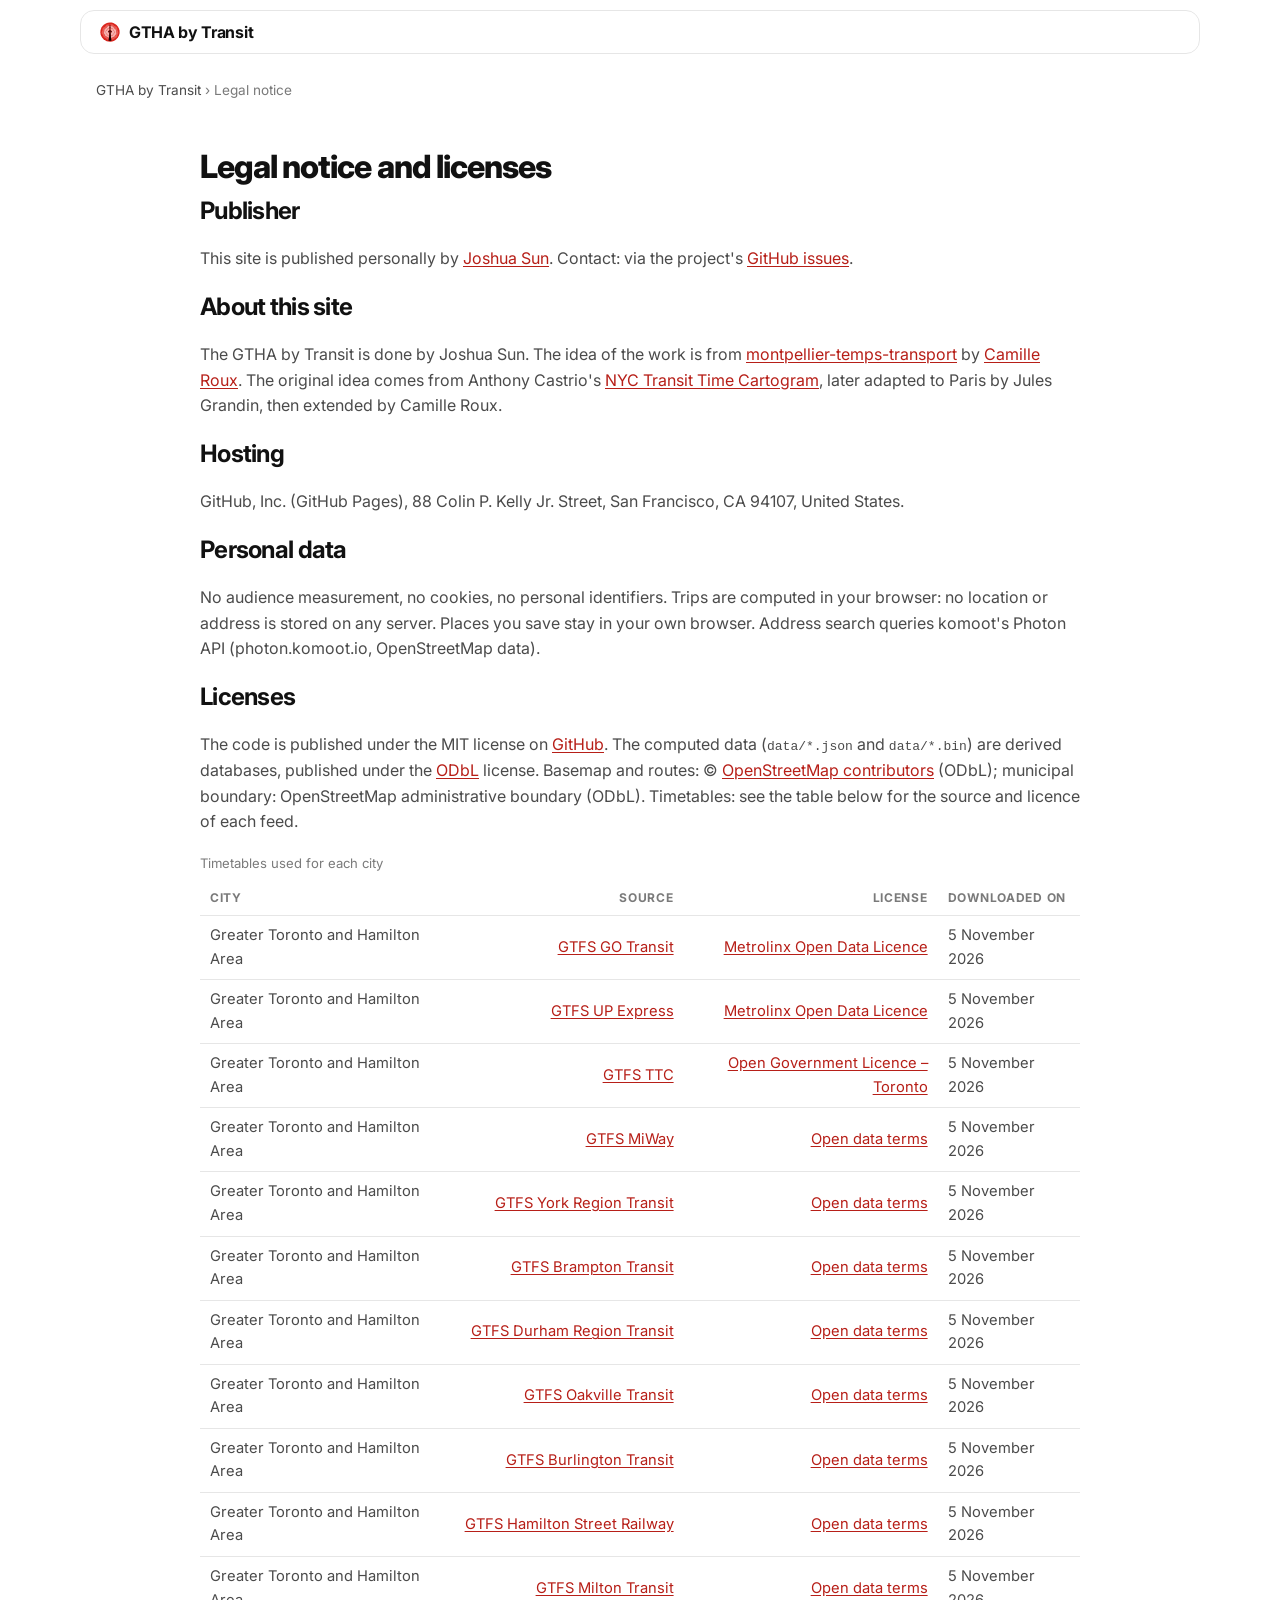
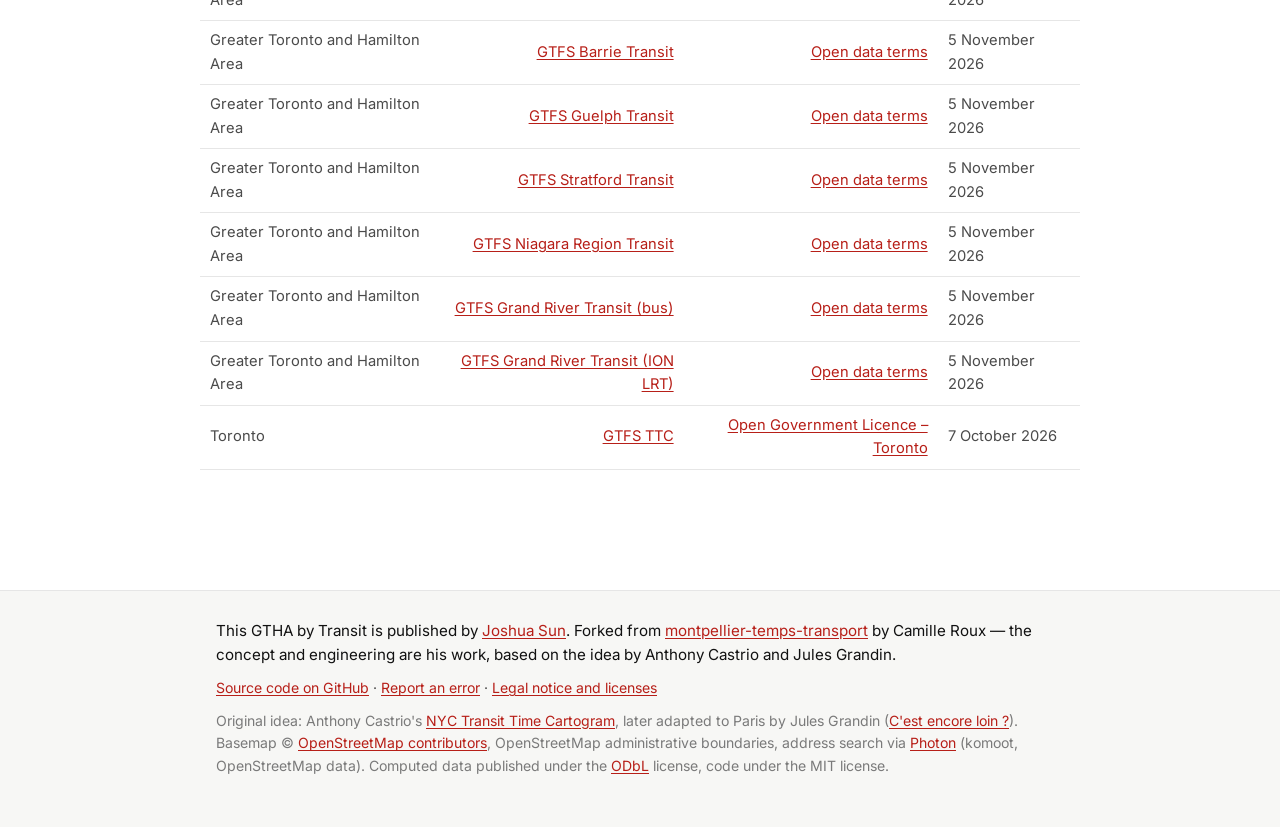
<file: site/mentions-legales/index.html>
<!doctype html>
<html lang="en">
  <head>
    <meta charset="utf-8" />
    <meta name="viewport" content="width=device-width, initial-scale=1" />
    <title>Legal notice and licenses · GTHA by Transit</title>
    <meta name="description" content="Publisher, hosting, privacy and data licenses used by GTHA by Transit." />
    <link rel="canonical" href="https://zhenhuasun.github.io/gtha-transit-travel-time/mentions-legales/" />
    <meta name="theme-color" content="#3aa70b" />
    <link rel="icon" href="../favicon.svg" type="image/svg+xml" />
    <link rel="icon" href="../favicon-32.png" type="image/png" sizes="32x32" />
    <link rel="apple-touch-icon" href="../apple-touch-icon.png" />
    <meta name="author" content="zhenhuasun" />
    <link rel="author" href="https://github.com/zhenhuasun" />
    <meta property="og:type" content="website" />
    <meta property="og:locale" content="en_US" />
    <meta property="og:site_name" content="GTHA by Transit" />
    <meta property="og:title" content="Legal notice and licenses" />
    <meta property="og:description" content="Publisher, hosting, privacy and data licenses used by GTHA by Transit." />
    <meta property="og:url" content="https://zhenhuasun.github.io/gtha-transit-travel-time/mentions-legales/" />
    <meta property="article:author" content="https://github.com/zhenhuasun" />
    <meta property="article:published_time" content="2026-10-05T08:00:00+02:00" />
    <meta name="twitter:card" content="summary_large_image" />
    <meta name="twitter:title" content="Legal notice and licenses" />
    <meta name="twitter:description" content="Publisher, hosting, privacy and data licenses used by GTHA by Transit." />
    <script type="application/ld+json">
    {
      "@context": "https://schema.org",
      "@graph": [
        {
          "@type": "Person",
          "@id": "https://github.com/zhenhuasun#me",
          "name": "zhenhuasun",
          "url": "https://github.com/zhenhuasun",
          "sameAs": [
            "https://github.com/zhenhuasun"
          ]
        }
      ]
    }
    </script>
    <link rel="preconnect" href="https://fonts.bunny.net" />
    <link rel="stylesheet" href="https://fonts.bunny.net/css?family=inter:400,500,600,700,800" />
    <link rel="stylesheet" href="../styles.css?v=d7b95465" />
  </head>
  <body>
    <header class="topbar">
      <nav class="topbar-inner" aria-label="Main navigation">
        <a class="brand" href="../"><img src="../favicon.svg" width="22" height="22" alt="" /> GTHA by Transit</a>
      </nav>
    </header>
    <main class="page">
      <nav class="breadcrumb" aria-label="Breadcrumb">
        <a href="../">GTHA by Transit</a> <span aria-hidden="true">›</span> <span aria-current="page">Legal notice</span>
      </nav>
      <section class="section">
        <h1 class="page-title">Legal notice and licenses</h1>
        <h2>Publisher</h2>
        <p>This site is published personally by <a href="https://github.com/zhenhuasun" rel="author">Joshua Sun</a>.
        Contact: via the project's <a href="https://github.com/zhenhuasun/gtha-transit-travel-time/issues">GitHub issues</a>.</p>
        <h2>About this site</h2>
        <p>The GTHA by Transit is done by Joshua Sun. The idea of the work is from <a href="https://github.com/camilleroux/montpellier-temps-transport">montpellier-temps-transport</a>
        by <a href="https://github.com/camilleroux/montpellier-temps-transport">Camille Roux</a>. The original idea
        comes from Anthony Castrio's <a href="https://castrio.me/nyc/">NYC Transit Time Cartogram</a>, later adapted to Paris
        by Jules Grandin, then extended by Camille Roux.</p>
        <h2>Hosting</h2>
        <p>GitHub, Inc. (GitHub Pages), 88 Colin P. Kelly Jr. Street, San Francisco, CA 94107, United States.</p>
        <h2>Personal data</h2>
        <p>No audience measurement, no cookies, no personal identifiers. Trips are
        computed in your browser: no location or address is stored on any server. Places you save stay in your own browser. Address search queries
        komoot's Photon API (photon.komoot.io, OpenStreetMap data).</p>
        <h2>Licenses</h2>
        <p>The code is published under the MIT license on <a href="https://github.com/zhenhuasun/gtha-transit-travel-time">GitHub</a>. The computed data
        (<code>data/*.json</code> and <code>data/*.bin</code>) are derived databases, published under the <a href="https://opendatacommons.org/licenses/odbl/1-0/">ODbL</a> license.
        Basemap and routes: © <a href="https://www.openstreetmap.org/copyright">OpenStreetMap contributors</a>
        (ODbL); municipal boundary: OpenStreetMap administrative boundary (ODbL). Timetables: see the table below for the source and licence of each feed.</p>
        <table class="lines-table">
          <caption>Timetables used for each city</caption>
          <thead><tr><th scope="col">City</th><th scope="col">Source</th><th scope="col">License</th><th scope="col">Downloaded on</th></tr></thead>
          <tbody>
          <tr><td>Greater Toronto and Hamilton Area</td><td><a href="https://www.metrolinx.com/en/about-us/open-data">GTFS GO Transit</a></td><td><a href="https://www.metrolinx.com/en/about-us/open-data">Metrolinx Open Data Licence</a></td><td>5 November 2026</td></tr>
          <tr><td>Greater Toronto and Hamilton Area</td><td><a href="https://www.metrolinx.com/en/about-us/open-data">GTFS UP Express</a></td><td><a href="https://www.metrolinx.com/en/about-us/open-data">Metrolinx Open Data Licence</a></td><td>5 November 2026</td></tr>
          <tr><td>Greater Toronto and Hamilton Area</td><td><a href="https://open.toronto.ca/dataset/ttc-routes-and-schedules/">GTFS TTC</a></td><td><a href="https://open.toronto.ca/open-data-licence/">Open Government Licence – Toronto</a></td><td>5 November 2026</td></tr>
          <tr><td>Greater Toronto and Hamilton Area</td><td><a href="https://www.mississauga.ca/miway">GTFS MiWay</a></td><td><a href="https://www.mississauga.ca/miway">Open data terms</a></td><td>5 November 2026</td></tr>
          <tr><td>Greater Toronto and Hamilton Area</td><td><a href="https://www.yrt.ca/en/about-us/open-data.aspx">GTFS York Region Transit</a></td><td><a href="https://www.yrt.ca/en/about-us/open-data.aspx">Open data terms</a></td><td>5 November 2026</td></tr>
          <tr><td>Greater Toronto and Hamilton Area</td><td><a href="https://www.arcgis.com/home/item.html?id=a355aabd5a8c490186bdce559c9c75fb">GTFS Brampton Transit</a></td><td><a href="https://www.arcgis.com/home/item.html?id=a355aabd5a8c490186bdce559c9c75fb">Open data terms</a></td><td>5 November 2026</td></tr>
          <tr><td>Greater Toronto and Hamilton Area</td><td><a href="https://opendata.durham.ca/">GTFS Durham Region Transit</a></td><td><a href="https://opendata.durham.ca/">Open data terms</a></td><td>5 November 2026</td></tr>
          <tr><td>Greater Toronto and Hamilton Area</td><td><a href="https://www.arcgis.com/home/item.html?id=d78a1c1ad6a940009de8b68839a8f606">GTFS Oakville Transit</a></td><td><a href="https://www.arcgis.com/home/item.html?id=d78a1c1ad6a940009de8b68839a8f606">Open data terms</a></td><td>5 November 2026</td></tr>
          <tr><td>Greater Toronto and Hamilton Area</td><td><a href="https://opendata.burlington.ca/gtfs-rt/">GTFS Burlington Transit</a></td><td><a href="https://www.burlington.ca/en/council-and-city-administration/open-data.aspx/">Open data terms</a></td><td>5 November 2026</td></tr>
          <tr><td>Greater Toronto and Hamilton Area</td><td><a href="https://open.hamilton.ca/">GTFS Hamilton Street Railway</a></td><td><a href="https://open.hamilton.ca/">Open data terms</a></td><td>5 November 2026</td></tr>
          <tr><td>Greater Toronto and Hamilton Area</td><td><a href="https://www.milton.ca/en/living-in-milton/transit.aspx">GTFS Milton Transit</a></td><td><a href="https://www.milton.ca/en/living-in-milton/transit.aspx">Open data terms</a></td><td>5 November 2026</td></tr>
          <tr><td>Greater Toronto and Hamilton Area</td><td><a href="https://www.myridebarrie.ca/">GTFS Barrie Transit</a></td><td><a href="https://www.myridebarrie.ca/">Open data terms</a></td><td>5 November 2026</td></tr>
          <tr><td>Greater Toronto and Hamilton Area</td><td><a href="https://explore.guelph.ca/search?tags=transportation">GTFS Guelph Transit</a></td><td><a href="https://explore.guelph.ca/search?tags=transportation">Open data terms</a></td><td>5 November 2026</td></tr>
          <tr><td>Greater Toronto and Hamilton Area</td><td><a href="https://www.stratford.ca/live-here/transportation/transit/">GTFS Stratford Transit</a></td><td><a href="https://www.stratford.ca/live-here/transportation/transit/">Open data terms</a></td><td>5 November 2026</td></tr>
          <tr><td>Greater Toronto and Hamilton Area</td><td><a href="https://nrtransit.ca">GTFS Niagara Region Transit</a></td><td><a href="https://nrtransit.ca">Open data terms</a></td><td>5 November 2026</td></tr>
          <tr><td>Greater Toronto and Hamilton Area</td><td><a href="https://www.grt.ca/">GTFS Grand River Transit (bus)</a></td><td><a href="https://www.grt.ca/">Open data terms</a></td><td>5 November 2026</td></tr>
          <tr><td>Greater Toronto and Hamilton Area</td><td><a href="https://www.grt.ca/">GTFS Grand River Transit (ION LRT)</a></td><td><a href="https://www.grt.ca/">Open data terms</a></td><td>5 November 2026</td></tr>
          <tr><td>Toronto</td><td><a href="https://open.toronto.ca/dataset/ttc-routes-and-schedules">GTFS TTC</a></td><td><a href="https://open.toronto.ca/open-data-licence/">Open Government Licence – Toronto</a></td><td>7 October 2026</td></tr>
          </tbody>
        </table>
      </section>
    </main>
    <footer class="site-footer">
      <div class="footer-inner">
        <p class="footer-author">
          This GTHA by Transit is published by <a href="https://github.com/zhenhuasun" rel="author">Joshua Sun</a>.
          Forked from <a href="https://github.com/camilleroux/montpellier-temps-transport">montpellier-temps-transport</a>
          by Camille Roux — the concept and engineering are his work, based on the idea by Anthony Castrio and
          Jules Grandin. 
        </p>
        <p class="footer-links">
          <a href="https://github.com/zhenhuasun/gtha-transit-travel-time" rel="noopener">Source code on GitHub</a> ·
          <a href="https://github.com/zhenhuasun/gtha-transit-travel-time/issues" rel="noopener">Report an error</a> ·
          <a href="../mentions-legales/">Legal notice and licenses</a>
        </p>
        <p class="footer-credits">
          Original idea: Anthony Castrio's <a href="https://castrio.me/nyc/">NYC Transit Time Cartogram</a>,
          later adapted to Paris by Jules Grandin
          (<a href="https://julesgrandin.github.io/paris-temps-transport/">C'est encore loin&nbsp;?</a>).
          Basemap © <a href="https://www.openstreetmap.org/copyright">OpenStreetMap contributors</a>,
          OpenStreetMap administrative boundaries, address search via
          <a href="https://photon.komoot.io/">Photon</a> (komoot, OpenStreetMap data).
          Computed data published under the <a href="https://opendatacommons.org/licenses/odbl/1-0/">ODbL</a> license, code under the MIT license.
        </p>
      </div>
    </footer>
  </body>
</html>
</file>
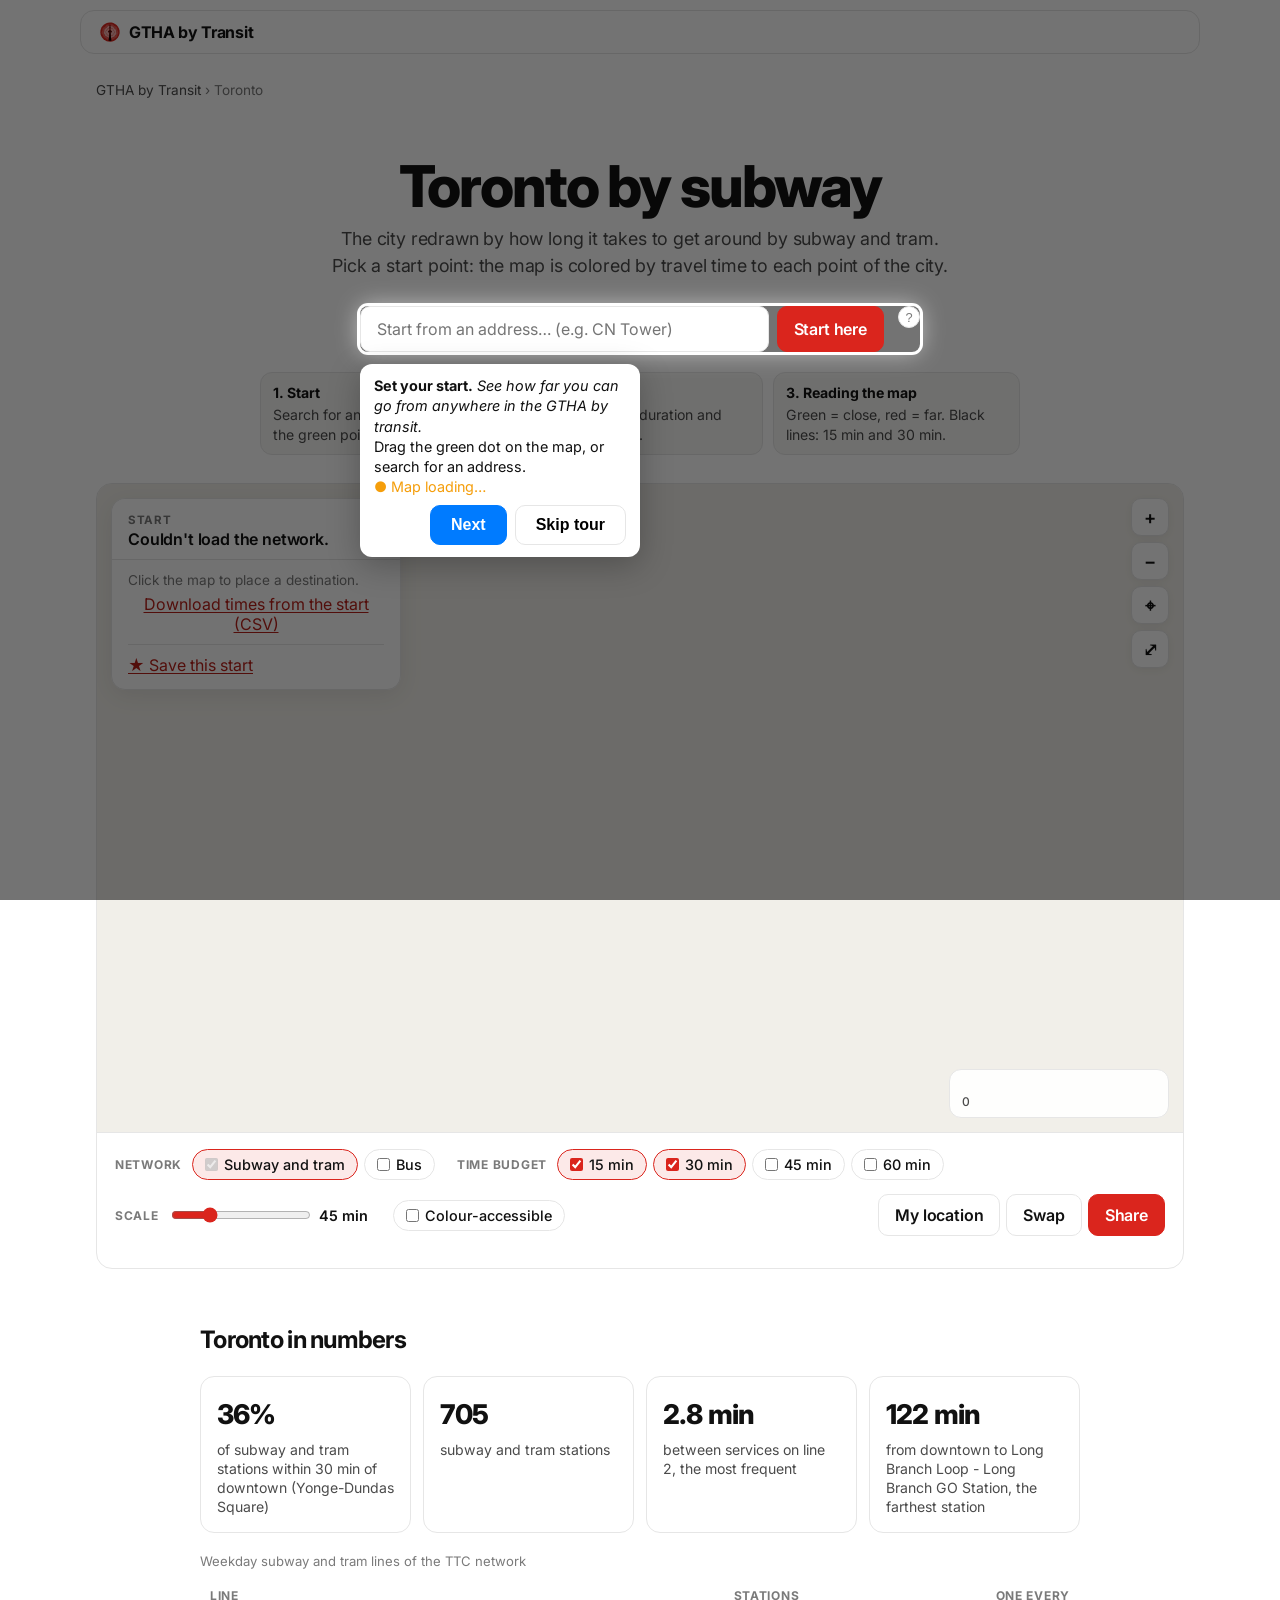
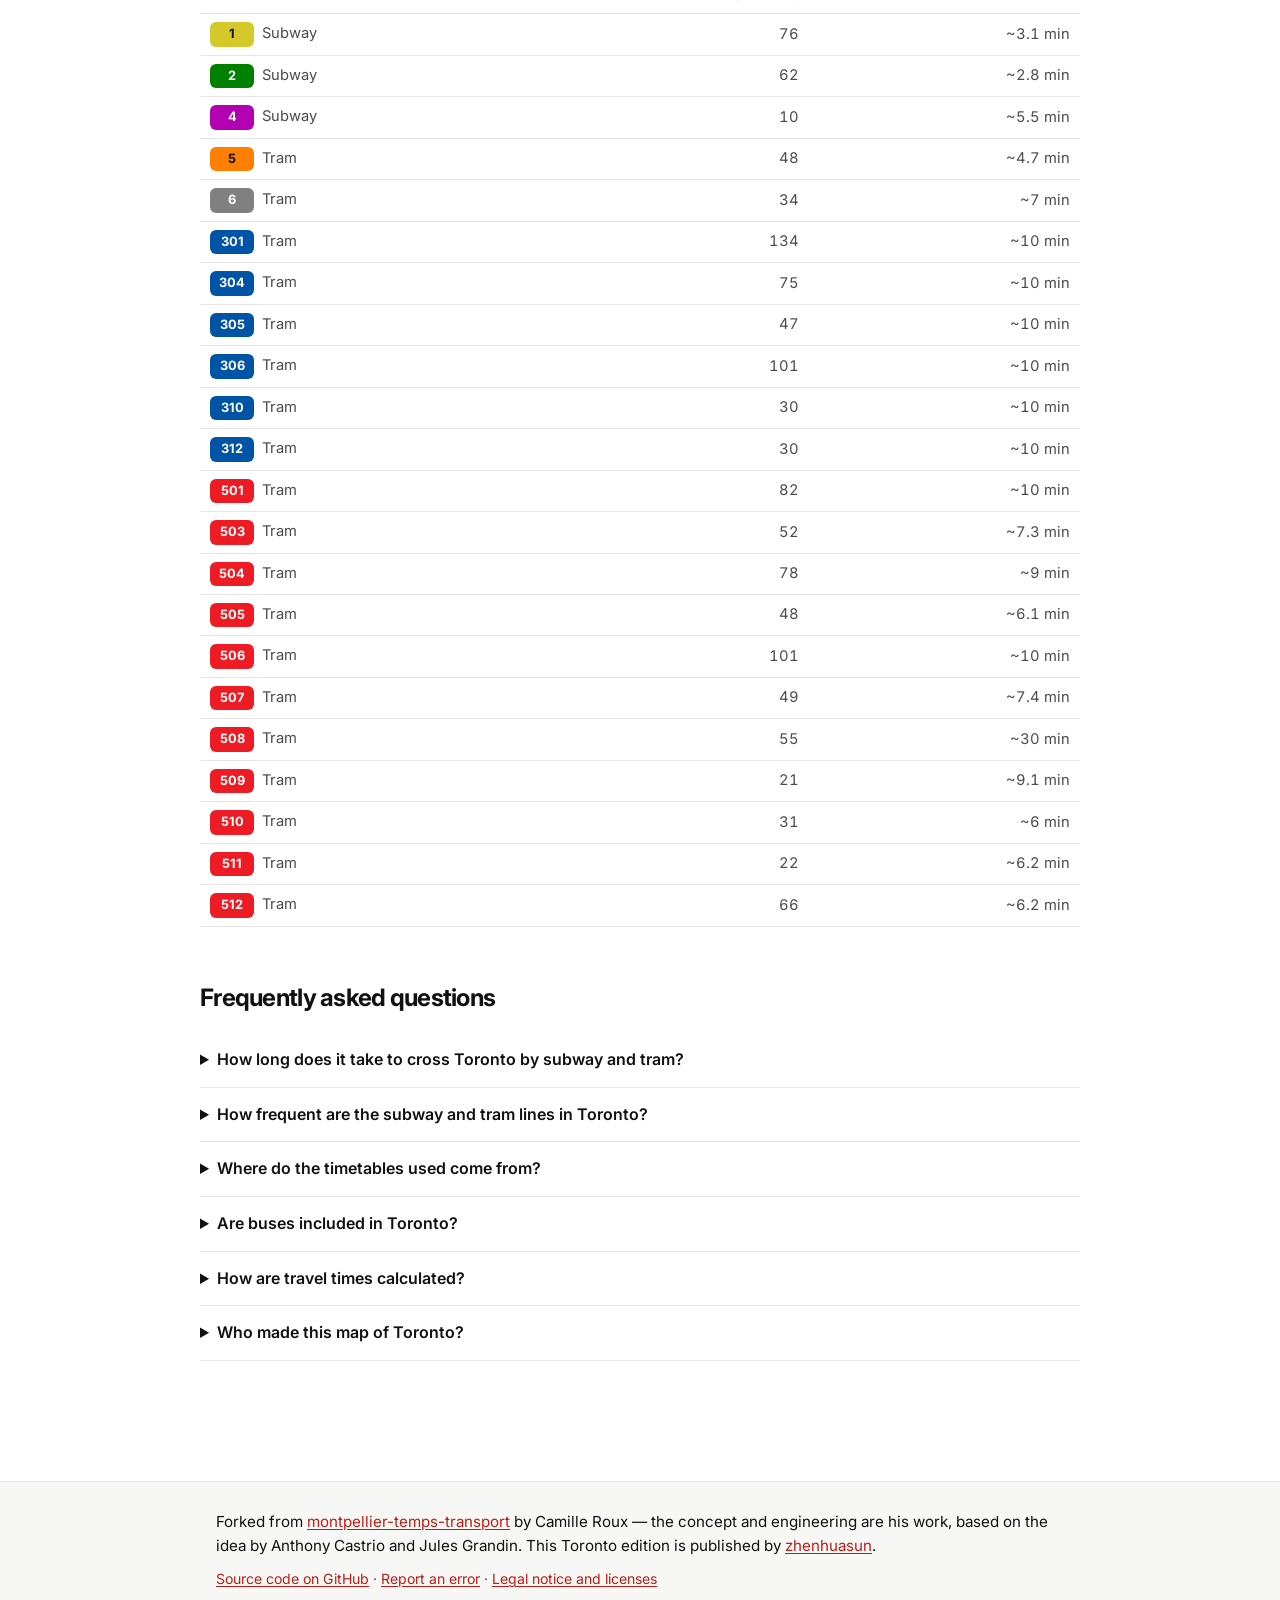
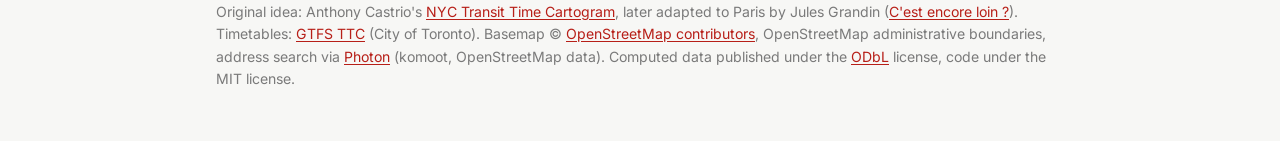
<file: site/toronto/index.html>
<!doctype html>
<html lang="en">
  <head>
  <meta property="og:title" content="How far can you go by transit? | Toronto">
  <meta property="og:description" content="Explore Toronto through transit travel time.">
  <meta property="og:image" content="https://zhenhuasun.github.io/gtha-transit-travel-time/gtha/og-image.png">
  <meta property="og:type" content="website">
  <meta name="twitter:card" content="summary_large_image">
    <meta charset="utf-8" />
    <meta name="viewport" content="width=device-width, initial-scale=1" />
    <title>Toronto by subway · Travel times by subway and tram — TTC</title>
    <meta name="description" content="subway and tram travel-time map of Toronto: pick a starting point and the whole city is colored by how long it takes to get there (TTC network)." />
    <link rel="canonical" href="https://zhenhuasun.github.io/gtha-transit-travel-time/toronto/" />
    <meta name="theme-color" content="#3aa70b" />
    <meta name="mobile-web-app-capable" content="yes" />
    <meta name="apple-mobile-web-app-capable" content="yes" />
    <meta name="apple-mobile-web-app-status-bar-style" content="default" />
    <link rel="icon" href="../favicon.svg" type="image/svg+xml" />
    <link rel="icon" href="../favicon-32.png" type="image/png" sizes="32x32" />
    <link rel="apple-touch-icon" href="../apple-touch-icon.png" />
    <meta name="author" content="zhenhuasun" />
    <link rel="author" href="https://github.com/zhenhuasun" />
                <meta property="article:author" content="https://github.com/zhenhuasun" />
    <meta property="article:published_time" content="2026-10-07T08:00:00+02:00" />
          <script type="application/ld+json">
    {
      "@context": "https://schema.org",
      "@graph": [
        {
          "@type": "WebApplication",
          "name": "Toronto by subway",
          "url": "https://zhenhuasun.github.io/gtha-transit-travel-time/toronto/",
          "description": "subway and tram travel-time map of Toronto: pick a starting point and the whole city is colored by how long it takes to get there (TTC network).",
          "inLanguage": "en",
          "applicationCategory": "TravelApplication",
          "operatingSystem": "Web",
          "isAccessibleForFree": true,
          "author": {
            "@id": "https://github.com/zhenhuasun#me"
          },
          "spatialCoverage": {
            "@type": "Place",
            "name": "City of Toronto"
          },
          "isBasedOn": [
            "https://castrio.me/nyc/",
            "https://julesgrandin.github.io/paris-temps-transport/"
          ],
          "datePublished": "2026-10-07",
          "dateModified": "2026-10-07"
        },
        {
          "@type": "BreadcrumbList",
          "itemListElement": [
            {
              "@type": "ListItem",
              "position": 1,
              "name": "GTHA by Transit",
              "item": "https://zhenhuasun.github.io/gtha-transit-travel-time/"
            },
            {
              "@type": "ListItem",
              "position": 2,
              "name": "Toronto",
              "item": "https://zhenhuasun.github.io/gtha-transit-travel-time/toronto/"
            }
          ]
        },
        {
          "@type": "FAQPage",
          "mainEntity": [
            {
              "@type": "Question",
              "name": "How long does it take to cross Toronto by subway and tram?",
              "acceptedAnswer": {
                "@type": "Answer",
                "text": "From downtown (Yonge-Dundas Square), 10% of subway and tram stations are within 15 minutes and 36% within 30 minutes, walking and waiting included. The farthest, Long Branch Loop - Long Branch GO Station, is about 122 minutes away."
              }
            },
            {
              "@type": "Question",
              "name": "How frequent are the subway and tram lines in Toronto?",
              "acceptedAnswer": {
                "@type": "Answer",
                "text": "On a weekday during the day, the average interval between two services is subway 1: 3.1 min, subway 2: 2.8 min, subway 4: 5.5 min, tram 5: 4.7 min, tram 6: 7 min, tram 301: 10 min, tram 304: 10 min, tram 305: 10 min, tram 306: 10 min, tram 310: 10 min, tram 312: 10 min, tram 501: 10 min, tram 503: 7.3 min, tram 504: 9 min, tram 505: 6.1 min, tram 506: 10 min, tram 507: 7.4 min, tram 508: 30 min, tram 509: 9.1 min, tram 510: 6 min, tram 511: 6.2 min, tram 512: 6.2 min. The most frequent line is 2, with a service about every 2.8 minutes."
              }
            },
            {
              "@type": "Question",
              "name": "Where do the timetables used come from?",
              "acceptedAnswer": {
                "@type": "Answer",
                "text": "From the scheduled timetables published by the TTC network (GTFS format, Open Government Licence – Toronto), downloaded on 7 October 2026 and valid until 31 October 2026. Travel times are for Thursday 8 October 2026, between 7 a.m. and 8 p.m."
              }
            },
            {
              "@type": "Question",
              "name": "Are buses included in Toronto?",
              "acceptedAnswer": {
                "@type": "Answer",
                "text": "Yes, optionally: check \"Bus\" under the map. By default, only subway and tram are shown. Waiting time at infrequent bus stops is capped at 15 minutes."
              }
            },
            {
              "@type": "Question",
              "name": "How are travel times calculated?",
              "acceptedAnswer": {
                "@type": "Answer",
                "text": "For each trip: walk to the stop at 4.5 km/h, waiting time equal to half the interval between two services, scheduled time between stops, transfers with 1.5 minutes of walking, plus 1 minute to reach the subway platform. No real-time data or disruptions: this is the city \"on paper\"."
              }
            },
            {
              "@type": "Question",
              "name": "Who made this map of Toronto?",
              "acceptedAnswer": {
                "@type": "Answer",
                "text": "The idea comes from Anthony Castrio's NYC Transit Time Cartogram, later adapted to Paris by Jules Grandin (\"C'est encore loin ?\"), then extended by Camille Roux — the concept and engineering are his work. This Toronto edition is a fork by zhenhuasun, using TTC schedules. The code is open on GitHub."
              }
            }
          ]
        },
        {
          "@type": "Person",
          "@id": "https://github.com/zhenhuasun#me",
          "name": "zhenhuasun",
          "url": "https://github.com/zhenhuasun",
          "sameAs": [
            "https://github.com/zhenhuasun"
          ]
        }
      ]
    }
    </script>
    <link rel="preconnect" href="https://fonts.bunny.net" />
    <link rel="stylesheet" href="https://fonts.bunny.net/css?family=inter:400,500,600,700,800" />
    <link rel="stylesheet" href="../styles.css?v=d7b95465" />
  </head>
  <body>
    <script id="city-config" type="application/json">{"slug": "toronto", "name": "Toronto", "dataVersion": "dee83e27", "dataBytes": 5522790, "defaultFrom": {"label": "Yonge-Dundas Square", "lat": 43.6524, "lon": -79.3809}, "railNoun": "subway and tram", "railStations": "subway and tram stations", "busNoun": "bus", "geocoder": "photon", "searchBbox": [43.52, -79.72, 43.92, -79.02]}</script>
    <header class="topbar">
      <nav class="topbar-inner" aria-label="Main navigation">
        <a class="brand" href="../"><img src="../favicon.svg" width="22" height="22" alt="" /> GTHA by Transit</a>
      </nav>
    </header>

    <main class="page">
      <nav class="breadcrumb" aria-label="Breadcrumb">
        <a href="../">GTHA by Transit</a> <span aria-hidden="true">›</span> <span aria-current="page">Toronto</span>
      </nav>

      <section class="hero">
        <h1>Toronto by&nbsp;subway</h1>
        <p class="lede">
          The city redrawn by how long it takes to get around by subway and tram. Pick a start point: the map is
          colored by travel time to each point of the city.
        </p>
        <form id="searchForm" class="search" role="search" autocomplete="off">
          <label class="visually-hidden" for="searchInput">Start address</label>
          <input id="searchInput" type="search" placeholder="Start from an address… (e.g. CN Tower)" />
          <button type="submit" class="button primary">Start here</button><button type="button" id="onboardingHelp" class="onboarding-help" aria-label="Show tutorial">?</button>
          <ul id="searchResults" class="search-results" hidden></ul>
        </form>
        <ol class="steps" aria-label="How to use">
          <li><strong>1. Start</strong> Search for an address or drag the green point.</li>
          <li><strong>2. Destination</strong> Click anywhere: duration and detailed itinerary.</li>
          <li><strong>3. Reading the map</strong> Green = close, red = far. <span id="isoLineDesc">Black lines: 15 min and 30 min.</span></li>
        </ol>
      </section>

      <section class="map-card" aria-label="Travel-time map">
        <noscript>
          <p class="noscript">
            This interactive map needs JavaScript to compute travel times. Enable it to use the map.
          </p>
        </noscript>
        <div id="mapStage" class="map-stage">
          <div id="firstHint" class="first-hint" hidden>
            <span>👆 Drag the green dot to explore from anywhere</span>
            <button id="firstHintClose" type="button" aria-label="Dismiss">×</button>
          </div>
          <canvas id="mapCanvas"></canvas>

          <aside id="tripPanel" class="trip-panel" aria-live="polite" data-sheet="half">
            <div id="sheetHandle" class="sheet-handle" aria-hidden="true"><span></span></div>
            <div class="panel-sticky-head">
              <button id="panelCollapse" type="button" class="panel-collapse" aria-label="Hide panel">−</button>
              <p class="trip-eyebrow">Start</p>
              <p id="tripFrom" class="trip-from">Loading the network…</p>
              <div id="tripDestHead" hidden>
                <div class="trip-row">
                  <p class="trip-eyebrow">Destination</p>
                  <button id="removeTo" type="button" class="link-button">Remove</button>
                </div>
                <p id="tripTo" class="trip-to"></p>
                <p id="tripDuration" class="trip-duration"></p>
              </div>
            </div>
            <div id="loadProgress" class="load-progress" hidden>
              <div class="load-bar" role="progressbar" aria-label="Loading network data"><div id="loadBarFill" class="load-bar-fill"></div></div>
              <p id="loadLabel" class="load-label"></p>
            </div>
            <div id="tripStepsWrap" hidden>
              <ol id="tripSteps" class="trip-steps"></ol>
              <div id="heatFrom" class="segmented" role="group" aria-label="Travel time direction">
                <span>Show</span>
                <button type="button" data-source="from" aria-pressed="true">times from the start</button>
                <button type="button" data-source="to" aria-pressed="false">times to the destination</button>
              </div>
            </div>
            <p id="tripHint" class="trip-hint">Click the map to place a destination.</p>
            <button id="downloadCsv" type="button" class="link-button download-csv">Download times from the start (CSV)</button>
            <div id="placesSection" class="places-section">
              <div id="placesRow" class="places-row" hidden></div>
              <div class="places-actions">
                <button id="savePlace" type="button" class="link-button">★ Save this start</button>
                <!-- Compare offline 2026-10-16: <button id="comparePlaces" type="button" class="link-button" hidden>⇄ Compare</button> -->
              </div>
              <div id="compareRow" class="compare-row" hidden>
                <p class="compare-hint">Tap two places to compare travel time to the destination.</p>
                <div id="compareResult" class="compare-result" hidden></div>
                <button id="compareCancel" type="button" class="link-button">× Cancel</button>
              </div>
              <div id="placeNameRow" class="place-name-row" hidden>
                <input id="placeNameInput" type="text" maxlength="24" placeholder="Name this place" aria-label="Place name" />
                <button id="placeNameOk" type="button" class="mini-button" aria-label="Save place">✓</button>
                <button id="placeNameCancel" type="button" class="mini-button" aria-label="Cancel">✕</button>
              </div>
            </div>
          </aside>

          <button id="panelExpand" type="button" class="panel-expand" aria-label="Show panel" hidden>☰</button>
          <div class="map-buttons">
            <button id="zoomIn" type="button" class="icon-button" aria-label="Zoom in">+</button>
            <button id="zoomOut" type="button" class="icon-button" aria-label="Zoom out">−</button>
            <button id="recenter" type="button" class="icon-button" aria-label="Recenter the map">⌖</button>
            <button id="fullscreen" type="button" class="icon-button" aria-label="Fullscreen">⤢</button>
          </div>

          <div class="legend" aria-hidden="true">
            <div id="legendBar" class="legend-bar"></div>
            <div class="legend-labels"><span>0</span><span id="legendMid"></span><span id="legendMax"></span></div>
          </div>
        </div>

        <div class="controls">
          <div class="control-group">
            <span class="control-label">Network</span>
            <label class="pill-toggle"><input type="checkbox" checked disabled /> Subway and tram</label>
            <label class="pill-toggle"><input id="busToggle" type="checkbox" /> Bus</label>
          </div>
          <div id="isoToggles" class="control-group">
            <span class="control-label">Time Budget</span>
            <label class="pill-toggle"><input type="checkbox" value="15" checked /> 15 min</label>
            <label class="pill-toggle"><input type="checkbox" value="30" checked /> 30 min</label>
            <label class="pill-toggle"><input type="checkbox" value="45" /> 45 min</label>
            <label class="pill-toggle"><input type="checkbox" value="60" /> 60 min</label>
          </div>
          <div class="control-group">
            <label class="control-label" for="maxRange">Scale</label>
            <input id="maxRange" type="range" min="20" max="120" step="5" value="45" />
            <output id="maxValue" for="maxRange">45 min</output>
          </div>
          <div class="control-group">
            <label class="pill-toggle"><input id="colorblindToggle" type="checkbox" /> Colour-accessible</label>
          </div>
          <div class="control-group actions">
            <button id="locate" type="button" class="button">My location</button>
            <button id="swap" type="button" class="button">Swap</button>
            <button id="share" type="button" class="button primary">Share</button>
          </div>
        </div>
        <p id="reach" class="reach"></p>
      </section>

      <section class="section" aria-labelledby="stats-title">
        <h2 id="stats-title">Toronto in numbers</h2>
        <div class="stat-grid">
          <div class="stat"><strong>36%</strong><span>of subway and tram stations within 30 min of downtown (Yonge-Dundas Square)</span></div>
          <div class="stat"><strong>705</strong><span>subway and tram stations</span></div>
          <div class="stat"><strong>2.8 min</strong><span>between services on line 2, the most frequent</span></div>
          <div class="stat"><strong>122 min</strong><span>from downtown to Long Branch Loop - Long Branch GO Station, the farthest station</span></div>
        </div>
        <table class="lines-table">
          <caption>Weekday subway and tram lines of the TTC network</caption>
          <thead><tr><th scope="col">Line</th><th scope="col">Stations</th><th scope="col">One every</th></tr></thead>
          <tbody>
            <tr><td><span class="line-cell"><span class="line-badge" style="background:#D5C82B;color:#111">1</span><span class="line-name">Subway</span></span></td><td>76</td><td>~3.1 min</td></tr>
            <tr><td><span class="line-cell"><span class="line-badge" style="background:#008000;color:#fff">2</span><span class="line-name">Subway</span></span></td><td>62</td><td>~2.8 min</td></tr>
            <tr><td><span class="line-cell"><span class="line-badge" style="background:#B300B3;color:#fff">4</span><span class="line-name">Subway</span></span></td><td>10</td><td>~5.5 min</td></tr>
            <tr><td><span class="line-cell"><span class="line-badge" style="background:#FF8000;color:#111">5</span><span class="line-name">Tram</span></span></td><td>48</td><td>~4.7 min</td></tr>
            <tr><td><span class="line-cell"><span class="line-badge" style="background:#808080;color:#fff">6</span><span class="line-name">Tram</span></span></td><td>34</td><td>~7 min</td></tr>
            <tr><td><span class="line-cell"><span class="line-badge" style="background:#0054A6;color:#fff">301</span><span class="line-name">Tram</span></span></td><td>134</td><td>~10 min</td></tr>
            <tr><td><span class="line-cell"><span class="line-badge" style="background:#0054A6;color:#fff">304</span><span class="line-name">Tram</span></span></td><td>75</td><td>~10 min</td></tr>
            <tr><td><span class="line-cell"><span class="line-badge" style="background:#0054A6;color:#fff">305</span><span class="line-name">Tram</span></span></td><td>47</td><td>~10 min</td></tr>
            <tr><td><span class="line-cell"><span class="line-badge" style="background:#0054A6;color:#fff">306</span><span class="line-name">Tram</span></span></td><td>101</td><td>~10 min</td></tr>
            <tr><td><span class="line-cell"><span class="line-badge" style="background:#0054A6;color:#fff">310</span><span class="line-name">Tram</span></span></td><td>30</td><td>~10 min</td></tr>
            <tr><td><span class="line-cell"><span class="line-badge" style="background:#0054A6;color:#fff">312</span><span class="line-name">Tram</span></span></td><td>30</td><td>~10 min</td></tr>
            <tr><td><span class="line-cell"><span class="line-badge" style="background:#ED1C24;color:#fff">501</span><span class="line-name">Tram</span></span></td><td>82</td><td>~10 min</td></tr>
            <tr><td><span class="line-cell"><span class="line-badge" style="background:#ED1C24;color:#fff">503</span><span class="line-name">Tram</span></span></td><td>52</td><td>~7.3 min</td></tr>
            <tr><td><span class="line-cell"><span class="line-badge" style="background:#ED1C24;color:#fff">504</span><span class="line-name">Tram</span></span></td><td>78</td><td>~9 min</td></tr>
            <tr><td><span class="line-cell"><span class="line-badge" style="background:#ED1C24;color:#fff">505</span><span class="line-name">Tram</span></span></td><td>48</td><td>~6.1 min</td></tr>
            <tr><td><span class="line-cell"><span class="line-badge" style="background:#ED1C24;color:#fff">506</span><span class="line-name">Tram</span></span></td><td>101</td><td>~10 min</td></tr>
            <tr><td><span class="line-cell"><span class="line-badge" style="background:#ED1C24;color:#fff">507</span><span class="line-name">Tram</span></span></td><td>49</td><td>~7.4 min</td></tr>
            <tr><td><span class="line-cell"><span class="line-badge" style="background:#ED1C24;color:#fff">508</span><span class="line-name">Tram</span></span></td><td>55</td><td>~30 min</td></tr>
            <tr><td><span class="line-cell"><span class="line-badge" style="background:#ED1C24;color:#fff">509</span><span class="line-name">Tram</span></span></td><td>21</td><td>~9.1 min</td></tr>
            <tr><td><span class="line-cell"><span class="line-badge" style="background:#ED1C24;color:#fff">510</span><span class="line-name">Tram</span></span></td><td>31</td><td>~6 min</td></tr>
            <tr><td><span class="line-cell"><span class="line-badge" style="background:#ED1C24;color:#fff">511</span><span class="line-name">Tram</span></span></td><td>22</td><td>~6.2 min</td></tr>
            <tr><td><span class="line-cell"><span class="line-badge" style="background:#ED1C24;color:#fff">512</span><span class="line-name">Tram</span></span></td><td>66</td><td>~6.2 min</td></tr>
          </tbody>
        </table>
      </section>

      <section class="section" aria-labelledby="faq-title">
        <h2 id="faq-title">Frequently asked questions</h2>
        <details class="faq"><summary>How long does it take to cross Toronto by subway and tram?</summary><p>From downtown (Yonge-Dundas Square), 10% of subway and tram stations are within 15 minutes and 36% within 30 minutes, walking and waiting included. The farthest, Long Branch Loop - Long Branch GO Station, is about 122 minutes away.</p></details>
        <details class="faq"><summary>How frequent are the subway and tram lines in Toronto?</summary><p>On a weekday during the day, the average interval between two services is subway 1: 3.1 min, subway 2: 2.8 min, subway 4: 5.5 min, tram 5: 4.7 min, tram 6: 7 min, tram 301: 10 min, tram 304: 10 min, tram 305: 10 min, tram 306: 10 min, tram 310: 10 min, tram 312: 10 min, tram 501: 10 min, tram 503: 7.3 min, tram 504: 9 min, tram 505: 6.1 min, tram 506: 10 min, tram 507: 7.4 min, tram 508: 30 min, tram 509: 9.1 min, tram 510: 6 min, tram 511: 6.2 min, tram 512: 6.2 min. The most frequent line is 2, with a service about every 2.8 minutes.</p></details>
        <details class="faq"><summary>Where do the timetables used come from?</summary><p>From the scheduled timetables published by the TTC network (GTFS format, Open Government Licence – Toronto), downloaded on 7 October 2026 and valid until 31 October 2026. Travel times are for Thursday 8 October 2026, between 7 a.m. and 8 p.m.</p></details>
        <details class="faq"><summary>Are buses included in Toronto?</summary><p>Yes, optionally: check &quot;Bus&quot; under the map. By default, only subway and tram are shown. Waiting time at infrequent bus stops is capped at 15 minutes.</p></details>
        <details class="faq"><summary>How are travel times calculated?</summary><p>For each trip: walk to the stop at 4.5 km/h, waiting time equal to half the interval between two services, scheduled time between stops, transfers with 1.5 minutes of walking, plus 1 minute to reach the subway platform. No real-time data or disruptions: this is the city &quot;on paper&quot;.</p></details>
        <details class="faq"><summary>Who made this map of Toronto?</summary><p>The idea comes from <a href="https://castrio.me/nyc/">NYC Transit Time Cartogram</a> by Anthony Castrio, later adapted to Paris by Jules Grandin (<a href="https://julesgrandin.github.io/paris-temps-transport/">C'est encore loin&nbsp;?</a>), then extended by <a href="https://github.com/camilleroux/montpellier-temps-transport">Camille Roux</a> — the concept and engineering are his work. This Toronto edition is a fork by <a href="https://github.com/zhenhuasun">zhenhuasun</a>, using TTC schedules. The code is open on <a href="https://github.com/zhenhuasun/gtha-transit-travel-time">GitHub</a>.</p></details>
      </section>
    </main>

    <footer class="site-footer">
      <div class="footer-inner">
        <p class="footer-author">
          Forked from <a href="https://github.com/camilleroux/montpellier-temps-transport">montpellier-temps-transport</a>
          by Camille Roux — the concept and engineering are his work, based on the idea by Anthony Castrio and
          Jules Grandin. This Toronto edition is published by <a href="https://github.com/zhenhuasun" rel="author">zhenhuasun</a>.
        </p>
        <p class="footer-links">
          <a href="https://github.com/zhenhuasun/gtha-transit-travel-time" rel="noopener">Source code on GitHub</a> ·
          <a href="https://github.com/zhenhuasun/gtha-transit-travel-time/issues" rel="noopener">Report an error</a> ·
          <a href="../mentions-legales/">Legal notice and licenses</a>
        </p>
        <p class="footer-credits">
          Original idea: Anthony Castrio's <a href="https://castrio.me/nyc/">NYC Transit Time Cartogram</a>,
          later adapted to Paris by Jules Grandin
          (<a href="https://julesgrandin.github.io/paris-temps-transport/">C'est encore loin&nbsp;?</a>).
          Timetables: <a href="https://open.toronto.ca/dataset/ttc-routes-and-schedules">GTFS TTC</a> (City of Toronto). Basemap © <a href="https://www.openstreetmap.org/copyright">OpenStreetMap contributors</a>,
          OpenStreetMap administrative boundaries, address search via
          <a href="https://photon.komoot.io/">Photon</a> (komoot, OpenStreetMap data).
          Computed data published under the <a href="https://opendatacommons.org/licenses/odbl/1-0/">ODbL</a> license, code under the MIT license.
        </p>
      </div>
    </footer>

    <div id="toast" class="toast" role="status" hidden></div>
    <script type="module" src="../app.js?v=3c4c403c"></script>
    <script>
      // Cache the network data for instant repeat visits.
      if ("serviceWorker" in navigator) {
        window.addEventListener("load", function () {
          navigator.serviceWorker.register("../sw.js").catch(function () {});
        });
      }
    </script>
  </body>
</html>
</file>
<file: site/styles.css>
:root {
  --green: #3aa70b;
  --green-strong: #2f8a08;
  --green-soft: #eaf6e3;
  --ttc-red: #DA251D;
  --ttc-red-strong: #B71F18;
  --ttc-red-soft: #FCE9E8;
  --ink: #111111;
  --ink-soft: #4b4b4b;
  --muted: #7a7a7a;
  --line: #e6e6e6;
  --surface: #ffffff;
  --surface-alt: #f7f7f5;
  --radius: 16px;
  --shadow: 0 6px 24px rgba(0, 0, 0, 0.08);
  font-family: "Inter", -apple-system, BlinkMacSystemFont, "Segoe UI", Roboto, sans-serif;
  color: var(--ink);
  background: var(--surface);
}

* {
  box-sizing: border-box;
}

body {
  margin: 0;
  background: var(--surface);
  -webkit-font-smoothing: antialiased;
}

a {
  color: var(--ttc-red-strong);
  text-underline-offset: 2px;
}

.visually-hidden {
  position: absolute;
  width: 1px;
  height: 1px;
  overflow: hidden;
  clip: rect(0 0 0 0);
}

/* --- Top bar ------------------------------------------------------------ */

.topbar {
  position: sticky;
  top: 0;
  z-index: 20;
  padding: 10px 16px;
}

.topbar-inner {
  max-width: 1120px;
  margin: 0 auto;
  display: flex;
  align-items: center;
  justify-content: space-between;
  gap: 12px;
  padding: 10px 18px;
  border: 1px solid var(--line);
  border-radius: 14px;
  background: rgba(255, 255, 255, 0.86);
  backdrop-filter: blur(12px);
  -webkit-backdrop-filter: blur(12px);
}

.brand {
  display: inline-flex;
  align-items: center;
  gap: 8px;
  color: var(--ink);
  font-weight: 700;
  text-decoration: none;
  letter-spacing: -0.02em;
}

.brand img {
  border-radius: 6px;
}

.topbar-links {
  display: flex;
  align-items: center;
  gap: 16px;
}

.topbar-link {
  color: var(--ink-soft);
  font-weight: 500;
  font-size: 0.95rem;
  text-decoration: none;
}

.topbar-link:hover {
  color: var(--ink);
}

/* --- Hero --------------------------------------------------------------- */

.page {
  max-width: 1120px;
  margin: 0 auto;
  padding: 0 16px 56px;
}

.hero {
  display: flex;
  flex-direction: column;
  align-items: center;
  text-align: center;
  padding: 40px 0 28px;
}

.chip {
  display: inline-flex;
  align-items: center;
  gap: 6px;
  padding: 5px 12px;
  border: 1px solid var(--line);
  border-radius: 999px;
  font-size: 0.88rem;
  font-weight: 500;
}

.city-switch {
  display: flex;
  flex-wrap: wrap;
  justify-content: center;
  gap: 6px;
}

.hero .city-switch {
  margin-top: 18px;
}

.city-switch a.chip {
  color: var(--ink-soft);
  text-decoration: none;
}

.city-switch a.chip:hover {
  border-color: #cfcfcf;
  color: var(--ink);
}

/* Changer de ville : nom cliquable dans le titre + panneau */

.city-trigger {
  display: inline-flex;
  align-items: center;
  gap: 0.12em;
  padding: 0 0.08em;
  border: 0;
  border-radius: 0.18em;
  background: none;
  color: inherit;
  font: inherit;
  letter-spacing: inherit;
  text-decoration: underline dashed var(--ttc-red);
  text-decoration-thickness: 0.06em;
  text-underline-offset: 0.14em;
  cursor: pointer;
  transition: background 0.15s;
}

.city-trigger:hover,
.city-trigger[aria-expanded="true"] {
  background: var(--ttc-red-strong);
}

.city-trigger svg {
  width: 0.5em;
  height: 0.5em;
  margin-top: 0.08em;
  fill: none;
  stroke: var(--ttc-red);
  stroke-width: 2.6;
  stroke-linecap: round;
  stroke-linejoin: round;
}

.hero {
  position: relative;
}

.city-panel {
  position: absolute;
  top: 128px;
  left: 50%;
  z-index: 25;
  width: min(720px, calc(100vw - 32px));
  max-height: min(520px, 70vh);
  overflow: auto;
  transform: translateX(-50%);
  padding: 14px;
  border: 1px solid var(--line);
  border-radius: 18px;
  background: var(--surface);
  box-shadow: 0 18px 50px rgba(0, 0, 0, 0.18);
  text-align: left;
}

.city-panel-head {
  position: sticky;
  top: -14px;
  display: flex;
  gap: 8px;
  margin: -14px -14px 10px;
  padding: 14px;
  background: var(--surface);
}

.city-panel-head input {
  flex: 1;
  min-width: 0;
  padding: 11px 14px;
  border: 1px solid var(--line);
  border-radius: 10px;
  font: inherit;
  font-size: 1rem;
}

.city-panel-head input:focus {
  outline: 2px solid var(--ttc-red);
  outline-offset: 1px;
  border-color: transparent;
}

.city-panel-list {
  display: grid;
  grid-template-columns: repeat(auto-fill, minmax(200px, 1fr));
  gap: 8px;
}

.city-item {
  display: flex;
  align-items: center;
  gap: 10px;
  padding: 6px;
  border: 1px solid transparent;
  border-radius: 12px;
  color: var(--ink);
  text-decoration: none;
}

.city-item[hidden] {
  display: none;
}

.city-item:hover,
.city-item:focus-visible {
  border-color: var(--line);
  background: var(--surface-alt);
}

.city-item.current {
  border-color: var(--ttc-red);
  background: var(--ttc-red-soft);
}

.city-item img {
  flex: none;
  width: 72px;
  height: 46px;
  border-radius: 8px;
  object-fit: cover;
  object-position: center 65%;
  background: var(--surface-alt);
}

.city-item strong {
  display: block;
  font-size: 0.98rem;
  letter-spacing: -0.01em;
}

.city-item small {
  display: block;
  color: var(--muted);
  font-size: 0.8rem;
}

@media (max-width: 720px) {
  /* Sur mobile, le panneau monte du bas de l'écran. */
  .city-panel {
    position: fixed;
    top: auto;
    bottom: 0;
    left: 0;
    width: 100%;
    max-height: 78vh;
    transform: none;
    border-radius: 18px 18px 0 0;
    padding-bottom: calc(14px + env(safe-area-inset-bottom));
  }

  .city-panel-list {
    grid-template-columns: 1fr;
  }
}

.chip.active {
  border-color: var(--ttc-red);
  background: var(--ttc-red-soft);
}

h1 {
  margin: 18px 0 10px;
  font-size: clamp(2.2rem, 6vw, 3.6rem);
  font-weight: 800;
  letter-spacing: -0.035em;
  line-height: 1.05;
}

.lede {
  max-width: 620px;
  margin: 0;
  color: var(--ink-soft);
  font-size: 1.12rem;
  line-height: 1.5;
  letter-spacing: -0.01em;
}

.original-map {
  max-width: 620px;
  margin: 18px auto 0;
  text-align: left;
  padding: 12px 16px;
  border-left: 4px solid var(--ttc-red);
  border-radius: 0 12px 12px 0;
  background: var(--ttc-red-soft);
  color: var(--ink-soft);
  font-size: 0.98rem;
  line-height: 1.5;
}

.original-map p {
  margin: 0;
}

.original-map strong {
  color: var(--ink);
}

.search {
  position: relative;
  display: flex;
  gap: 8px;
  width: min(560px, 100%);
  margin-top: 26px;
}

.search input {
  flex: 1;
  min-width: 0;
  padding: 12px 16px;
  border: 1px solid var(--line);
  border-radius: 10px;
  font: inherit;
  font-size: 1rem;
  background: var(--surface);
}

.search input:focus {
  outline: 2px solid var(--ttc-red);
  outline-offset: 1px;
  border-color: transparent;
}

.search-results {
  position: absolute;
  top: calc(100% + 6px);
  left: 0;
  right: 0;
  z-index: 15;
  margin: 0;
  padding: 6px;
  list-style: none;
  text-align: left;
  border: 1px solid var(--line);
  border-radius: 12px;
  background: var(--surface);
  box-shadow: var(--shadow);
}

.search-results button {
  display: block;
  width: 100%;
  padding: 9px 10px;
  border: 0;
  border-radius: 8px;
  background: none;
  font: inherit;
  text-align: left;
  cursor: pointer;
}

.search-results button:hover,
.search-results button:focus-visible {
  background: var(--surface-alt);
}

.search-results small {
  display: block;
  color: var(--muted);
}

/* --- Buttons ------------------------------------------------------------ */

.button {
  padding: 10px 16px;
  border: 1px solid var(--line);
  border-radius: 10px;
  background: var(--surface);
  color: var(--ink);
  font: inherit;
  font-weight: 600;
  letter-spacing: -0.01em;
  cursor: pointer;
  white-space: nowrap;
}

.button:hover {
  border-color: #cfcfcf;
}

.button.primary {
  border-color: var(--ttc-red);
  background: var(--ttc-red);
  color: #fff;
}

.button.primary:hover {
  background: var(--ttc-red-strong);
}

.icon-button {
  width: 38px;
  height: 38px;
  border: 1px solid var(--line);
  border-radius: 10px;
  background: var(--surface);
  color: var(--ink);
  font: inherit;
  font-size: 1.15rem;
  font-weight: 600;
  line-height: 1;
  cursor: pointer;
  box-shadow: 0 2px 8px rgba(0, 0, 0, 0.06);
}

.icon-button[hidden] {
  display: none;
}

.icon-button:hover {
  background: var(--surface-alt);
}

/* --- Map card ----------------------------------------------------------- */

.map-card {
  border: 1px solid var(--line);
  border-radius: var(--radius);
  background: var(--surface);
  overflow: hidden;
}

.map-stage {
  position: relative;
  height: min(72vh, 720px);
  min-height: 420px;
  background: #f1efe9;
}

.first-hint {
  position: absolute;
  top: 12px;
  left: 50%;
  transform: translateX(-50%);
  z-index: 5;
  display: flex;
  align-items: center;
  gap: 8px;
  padding: 8px 8px 8px 14px;
  border-radius: 999px;
  background: rgba(17, 17, 17, 0.88);
  color: #fff;
  font-size: 0.85rem;
  white-space: nowrap;
  box-shadow: 0 2px 12px rgba(0, 0, 0, 0.25);
}

.first-hint[hidden] {
  display: none;
}

.first-hint button {
  border: 0;
  background: rgba(255, 255, 255, 0.18);
  color: #fff;
  width: 24px;
  height: 24px;
  border-radius: 999px;
  font-size: 0.9rem;
  line-height: 1;
  cursor: pointer;
}

.first-hint button:hover {
  background: rgba(255, 255, 255, 0.32);
}

@media (max-width: 720px) {
  .first-hint {
    top: auto;
    bottom: 14px;
    font-size: 0.8rem;
    max-width: calc(100% - 24px);
    white-space: normal;
    text-align: center;
  }
}

.map-stage:fullscreen {
  height: 100vh;
}

#mapCanvas {
  display: block;
  width: 100%;
  height: 100%;
  touch-action: none;
  cursor: crosshair;
}

#mapCanvas.panning {
  cursor: grabbing;
}

#mapCanvas.over-marker {
  cursor: grab;
}

.noscript {
  margin: 0;
  padding: 16px 18px;
  border-bottom: 1px solid var(--line);
  background: var(--ttc-red-soft);
  font-weight: 500;
}

.trip-panel {
  position: absolute;
  top: 14px;
  left: 14px;
  width: 290px;
  max-height: calc(100% - 28px);
  overflow: auto;
  padding: 14px 16px;
  border: 1px solid var(--line);
  border-radius: 14px;
  background: rgba(255, 255, 255, 0.95);
  box-shadow: var(--shadow);
}

.sheet-handle {
  display: none;
}

/* Sticky trip header: Start/Destination stay visible while the itinerary scrolls. */
.panel-sticky-head {
  position: sticky;
  top: -14px;
  z-index: 5;
  margin: -14px -16px 12px;
  padding: 14px 16px 10px;
  background: #fff;
  border-bottom: 1px solid var(--line);
}

.panel-collapse {
  position: absolute;
  top: 8px;
  right: 8px;
  width: 28px;
  height: 28px;
  border: 0;
  border-radius: 999px;
  background: transparent;
  color: var(--ink-soft);
  font-size: 1.1rem;
  line-height: 1;
  cursor: pointer;
}

.panel-collapse:hover {
  background: var(--line);
  color: var(--ink);
}

.panel-expand {
  position: absolute;
  top: 14px;
  left: 14px;
  z-index: 4;
  width: 36px;
  height: 36px;
  border: 1px solid var(--line);
  border-radius: 10px;
  background: rgba(255, 255, 255, 0.95);
  box-shadow: var(--shadow);
  font-size: 1.1rem;
  cursor: pointer;
}

.panel-expand[hidden] {
  display: none;
}

/* --- Mobile bottom sheet: peek / half / full, <720px only --- */
@media (max-width: 720px) {
  .trip-panel {
    top: auto;
    left: 0;
    right: 0;
    bottom: 0;
    width: auto;
    max-height: none;
    border-radius: 16px 16px 0 0;
    border-bottom: 0;
    box-shadow: 0 -4px 24px rgba(0, 0, 0, 0.18);
    transition: height 0.25s ease-out;
    overflow-y: auto;
    overscroll-behavior: contain;
  }
  .trip-panel[data-sheet="peek"] {
    height: 64px;
    overflow: hidden;
  }
  .trip-panel[data-sheet="half"] {
    height: min(42%, 340px);
  }
  .trip-panel[data-sheet="full"] {
    height: calc(100% - 56px);
  }
  .sheet-handle {
    display: block;
    position: relative;
    z-index: 2;
    padding: 8px 0 4px;
    cursor: grab;
    touch-action: none;
  }
  .sheet-handle span {
    display: block;
    width: 40px;
    height: 4px;
    margin: 0 auto;
    border-radius: 999px;
    background: var(--line);
  }
  /* (Mobile legend positioned after base rule; see below.) */
  /* The collapse button is redundant with the sheet's peek state. */
  .panel-collapse,
  .panel-expand {
    display: none;
  }
  /* Sticky header only when the sheet is fully expanded. */
  .panel-sticky-head {
    position: static;
    margin: 0 0 12px;
    padding: 0 0 10px;
  }
  .trip-panel[data-sheet="full"] .panel-sticky-head {
    position: sticky;
    top: -14px;
    margin: -14px -16px 12px;
    padding: 14px 16px 10px;
  }
}

.trip-panel p {
  margin: 0;
}

.trip-eyebrow {
  color: var(--muted);
  font-size: 0.72rem;
  font-weight: 700;
  letter-spacing: 0.06em;
  text-transform: uppercase;
}

.trip-from,
.trip-to {
  margin-top: 2px !important;
  font-weight: 600;
  letter-spacing: -0.01em;
}

.load-progress {
  margin-top: 10px;
}

.load-bar {
  height: 6px;
  border-radius: 3px;
  background: var(--line);
  overflow: hidden;
}

.load-bar-fill {
  height: 100%;
  width: 0;
  border-radius: 3px;
  background: #2f9612;
  transition: width 0.15s linear;
}

.load-label {
  margin-top: 6px !important;
  font-size: 0.8rem;
  color: var(--muted);
}

.trip-result {
  margin-top: 12px;
  padding-top: 12px;
  border-top: 1px solid var(--line);
}

.trip-duration {
  margin-top: 8px !important;
  font-size: 2rem;
  font-weight: 800;
  letter-spacing: -0.03em;
}

.trip-steps {
  margin: 10px 0 0;
  padding: 0;
  list-style: none;
  font-size: 0.9rem;
  color: var(--ink-soft);
}

.trip-steps li {
  display: flex;
  align-items: flex-start;
  gap: 8px;
  padding: 4px 0;
}

.trip-steps li > span:nth-child(2) {
  flex: 1;
  min-width: 0;
}

.trip-steps .badge {
  flex: none;
  width: 34px;
  padding: 2px 4px;
  border-radius: 6px;
  font-size: 0.78rem;
  font-weight: 700;
  text-align: center;
  box-sizing: border-box;
}

.trip-steps .walk {
  background: var(--surface-alt);
  color: var(--ink-soft);
}

.trip-steps .minutes {
  margin-left: auto;
  color: var(--muted);
  white-space: nowrap;
}

.trip-row {
  display: flex;
  align-items: baseline;
  justify-content: space-between;
}

.link-button {
  padding: 0;
  border: 0;
  background: none;
  color: var(--muted);
  font: inherit;
  font-size: 0.8rem;
  text-decoration: underline;
  text-underline-offset: 2px;
  cursor: pointer;
}

.link-button:hover {
  color: var(--ink);
}

.download-csv {
  margin-top: 6px;
}

.places-section {
  margin-top: 10px;
  padding-top: 10px;
  border-top: 1px solid var(--line);
}

.places-row {
  display: flex;
  flex-wrap: wrap;
  gap: 6px;
  margin-bottom: 8px;
}

.places-row[hidden] {
  display: none;
}

.place-chip {
  display: inline-flex;
  align-items: center;
  gap: 2px;
  padding: 4px 4px 4px 12px;
  border: 1px solid var(--line);
  border-radius: 999px;
  background: var(--surface);
  font-size: 0.85rem;
}

.place-chip:hover {
  border-color: var(--ttc-red);
}

.chip-go {
  border: 0;
  background: none;
  font: inherit;
  color: inherit;
  padding: 2px 4px;
  cursor: pointer;
}

.chip-del {
  border: 0;
  background: none;
  color: var(--muted);
  font-size: 0.9rem;
  padding: 2px 6px;
  cursor: pointer;
  border-radius: 999px;
}

.chip-del:hover {
  color: var(--ink);
}

.place-name-row {
  display: flex;
  gap: 6px;
  margin-top: 8px;
}

.place-name-row[hidden] {
  display: none;
}

.place-name-row input {
  flex: 1;
  min-width: 0;
  padding: 6px 10px;
  border: 1px solid var(--line);
  border-radius: 8px;
  font: inherit;
  font-size: 0.85rem;
  background: var(--surface);
  color: var(--ink);
}

.mini-button {
  padding: 6px 10px;
  border: 1px solid var(--line);
  border-radius: 8px;
  background: var(--surface);
  color: var(--ink);
  font: inherit;
  cursor: pointer;
}

.mini-button:hover {
  border-color: var(--ttc-red);
}

.places-actions {
  display: flex;
  gap: 14px;
  align-items: center;
}

.compare-row {
  margin-top: 8px;
  padding: 10px 12px;
  border: 1px dashed var(--line);
  border-radius: 10px;
}

.compare-row[hidden] {
  display: none;
}

.compare-hint {
  margin: 0 0 8px;
  font-size: 0.82rem;
  color: var(--muted);
}

.compare-result[hidden] {
  display: none;
}

.compare-result p {
  margin: 4px 0;
  font-size: 0.88rem;
}

.compare-winner {
  font-weight: 600;
}

.compare-computing {
  color: var(--muted);
  font-style: italic;
}

.place-chip.picked {
  border-color: var(--ttc-red);
  background: var(--ttc-red-soft);
}

.segmented {
  display: flex;
  flex-direction: column;
  align-items: flex-start;
  gap: 6px;
  margin-top: 12px;
  padding-top: 10px;
  border-top: 1px solid var(--line);
  font-size: 0.8rem;
  color: var(--muted);
}

.segmented span {
  margin-right: 4px;
}

.segmented button {
  padding: 4px 10px;
  border: 1px solid var(--line);
  border-radius: 999px;
  background: var(--surface);
  color: var(--ink-soft);
  font: inherit;
  font-weight: 500;
  cursor: pointer;
}

.segmented button[aria-pressed="true"] {
  border-color: var(--ttc-red);
  background: var(--ttc-red-soft);
  color: var(--ink);
}

.trip-hint {
  margin-top: 10px !important;
  color: var(--muted);
  font-size: 0.85rem;
}

.map-buttons {
  position: absolute;
  top: 14px;
  right: 14px;
  display: flex;
  flex-direction: column;
  gap: 6px;
}

.legend {
  position: absolute;
  right: 14px;
  bottom: 14px;
  width: 220px;
  padding: 10px 12px 8px;
  border: 1px solid var(--line);
  border-radius: 12px;
  background: rgba(255, 255, 255, 0.92);
}

.legend-bar {
  height: 10px;
  border-radius: 999px;
}

.legend-labels {
  display: flex;
  justify-content: space-between;
  margin-top: 4px;
  color: var(--ink-soft);
  font-size: 0.75rem;
  font-weight: 500;
}

@media (max-width: 720px) {
  /* Mobile: legend top-left, same height as the zoom button (38px) so their
     bottom edges align. Must come after the base .legend rule. */
  .legend {
    top: 14px;
    left: 14px;
    right: auto;
    bottom: auto;
    width: 180px;
    height: 38px;
    padding: 6px 12px;
    box-sizing: border-box;
    z-index: 1;
  }
  .legend-bar {
    height: 8px;
  }
  .legend-labels {
    margin-top: 3px;
    font-size: 0.68rem;
  }
}

/* Landscape phones: disable sticky header (viewport too short). */
@media (max-width: 720px) and (orientation: landscape) {
  .trip-panel[data-sheet="full"] .panel-sticky-head {
    position: static;
    margin: 0 0 12px;
    padding: 0 0 10px;
  }
}

/* --- Controls ----------------------------------------------------------- */

.controls {
  display: flex;
  flex-wrap: wrap;
  align-items: center;
  gap: 14px 22px;
  padding: 16px 18px;
  border-top: 1px solid var(--line);
}

.control-group {
  display: flex;
  flex-wrap: wrap;
  align-items: center;
  gap: 6px;
}

.control-group.actions {
  margin-left: auto;
}

.control-label {
  margin-right: 4px;
  color: var(--muted);
  font-size: 0.75rem;
  font-weight: 700;
  letter-spacing: 0.06em;
  text-transform: uppercase;
}

.pill-toggle {
  display: inline-flex;
  align-items: center;
  gap: 6px;
  padding: 6px 12px;
  border: 1px solid var(--line);
  border-radius: 999px;
  font-size: 0.9rem;
  font-weight: 500;
  cursor: pointer;
  user-select: none;
}

.pill-toggle:has(input:checked) {
  border-color: var(--ttc-red);
  background: var(--ttc-red-soft);
}

.pill-toggle:has(input:disabled) {
  cursor: default;
}

.pill-toggle input {
  margin: 0;
  accent-color: var(--ttc-red);
}

input[type="range"] {
  width: 140px;
  accent-color: var(--ttc-red);
}

output {
  min-width: 52px;
  font-size: 0.9rem;
  font-weight: 600;
}

.reach {
  margin: 0;
  padding: 0 18px 16px;
  color: var(--ink-soft);
  font-size: 0.92rem;
}

/* --- Sections sous la carte ------------------------------------------ */

.page-title {
  margin: 0 0 8px;
  color: var(--ink);
  font-size: 2rem;
  letter-spacing: -0.03em;
}

.breadcrumb {
  padding-top: 18px;
  color: var(--muted);
  font-size: 0.85rem;
}

.breadcrumb a {
  color: var(--ink-soft);
  text-decoration: none;
}

.breadcrumb a:hover {
  text-decoration: underline;
}

.steps {
  display: grid;
  grid-template-columns: repeat(3, minmax(0, 1fr));
  gap: 10px;
  width: min(760px, 100%);
  margin: 20px 0 0;
  padding: 0;
  list-style: none;
  text-align: left;
  color: var(--ink-soft);
  font-size: 0.88rem;
  line-height: 1.4;
}

.steps li {
  padding: 10px 12px;
  border: 1px solid var(--line);
  border-radius: 12px;
  background: var(--surface-alt);
}

.steps strong {
  display: block;
  margin-bottom: 2px;
  color: var(--ink);
}

.steps.large {
  width: 100%;
  font-size: 0.98rem;
}

.steps.large li {
  padding: 16px 18px;
}

.section {
  max-width: 880px;
  margin: 52px auto 0;
  color: var(--ink-soft);
  line-height: 1.6;
}

.section h2 {
  margin: 0 0 16px;
  color: var(--ink);
  font-size: 1.5rem;
  letter-spacing: -0.03em;
}

.stat-grid {
  display: grid;
  grid-template-columns: repeat(4, minmax(0, 1fr));
  gap: 12px;
}

.stat {
  padding: 16px;
  border: 1px solid var(--line);
  border-radius: 14px;
}

.stat strong {
  display: block;
  color: var(--ink);
  font-size: 1.7rem;
  font-weight: 800;
  letter-spacing: -0.03em;
}

.stat span {
  display: block;
  margin-top: 4px;
  font-size: 0.88rem;
  line-height: 1.35;
}

.lines-table {
  width: 100%;
  margin-top: 18px;
  border-collapse: collapse;
  font-size: 0.92rem;
}

.lines-table caption {
  margin-bottom: 6px;
  color: var(--muted);
  font-size: 0.82rem;
  text-align: left;
}

.lines-table th,
.lines-table td {
  padding: 8px 10px;
  border-bottom: 1px solid var(--line);
  text-align: left;
}

/* Numeric columns right-aligned. */
.lines-table th:nth-child(2),
.lines-table td:nth-child(2),
.lines-table th:nth-child(3),
.lines-table td:nth-child(3) {
  text-align: right;
  font-variant-numeric: tabular-nums;
}

.lines-table th {
  color: var(--muted);
  font-size: 0.75rem;
  font-weight: 700;
  letter-spacing: 0.06em;
  text-transform: uppercase;
}

.line-badge {
  display: inline-block;
  width: 44px;
  flex-shrink: 0;
  margin-right: 8px;
  padding: 2px 6px;
  border-radius: 6px;
  font-size: 0.8rem;
  font-weight: 700;
  text-align: center;
}

/* Badge + name in a flex wrapper inside the td (flex on td breaks borders). */
.lines-table .line-cell {
  display: flex;
  align-items: flex-start;
}
.lines-table .line-badge {
  flex: none;
  margin-right: 8px;
}
.lines-table .line-name {
  flex: 1;
  min-width: 0;
}

.ranking-table td:first-child,
.ranking-table th:first-child {
  width: 2.5em;
  color: var(--muted);
}

.table-scroll {
  overflow-x: auto;
}

.ranking-highlights {
  grid-template-columns: repeat(auto-fit, minmax(150px, 1fr));
  width: 100%;
  margin-top: 28px;
  text-align: left;
}

.muted {
  color: var(--muted);
}

.section-link {
  margin: 14px 0 0;
  font-weight: 600;
}

.podium {
  display: grid;
  grid-template-columns: repeat(3, minmax(0, 1fr));
  align-items: end;
  gap: 12px;
  width: min(760px, 100%);
  margin-top: 28px;
}

.podium-step {
  display: flex;
  flex-direction: column;
  align-items: center;
  gap: 2px;
  padding: 18px 12px;
  border: 1px solid var(--line);
  border-radius: 16px;
  background: var(--surface);
  text-align: center;
}

.podium-step.step-1 {
  order: 2;
  padding-top: 30px;
  padding-bottom: 30px;
  border-color: var(--ttc-red);
  background: var(--ttc-red-soft);
}

.podium-step.step-2 {
  order: 1;
}

.podium-step.step-3 {
  order: 3;
}

.podium-step .medal {
  font-size: 1.8rem;
}

.podium-step strong {
  color: var(--ink);
  font-size: 1.7rem;
  font-weight: 800;
  letter-spacing: -0.03em;
}

.podium-step span:not(.medal) {
  color: var(--ink);
  font-weight: 600;
}

.podium-step small {
  color: var(--muted);
  font-size: 0.85rem;
}

.ranking-cards {
  display: grid;
  grid-template-columns: repeat(auto-fill, minmax(320px, 1fr));
  gap: 14px;
  margin-top: 40px;
}

.ranking-card {
  display: flex;
  flex-direction: column;
  gap: 10px;
  padding: 18px 20px;
  border: 1px solid var(--line);
  border-radius: 16px;
  color: var(--ink-soft);
  text-decoration: none;
  transition: border-color 0.15s, box-shadow 0.15s;
}

.ranking-card:hover {
  border-color: var(--ttc-red);
  box-shadow: var(--shadow);
}

.ranking-card-question {
  color: var(--ink);
  font-size: 1.15rem;
  font-weight: 700;
  letter-spacing: -0.02em;
}

.ranking-card ol {
  margin: 0;
  padding: 0;
  list-style: none;
  font-size: 0.92rem;
  line-height: 1.8;
}

.ranking-card strong {
  color: var(--ink);
}

.ranking-card-link {
  margin-top: auto;
  color: var(--ttc-red-strong);
  font-weight: 600;
}

.bar-cell {
  position: relative;
  min-width: 120px;
}

.bar {
  position: absolute;
  top: 7px;
  bottom: 7px;
  left: 0;
  border-radius: 4px;
  background: var(--ttc-red-soft);
}

.bar-value {
  position: relative;
  padding-left: 8px;
  font-weight: 600;
  font-variant-numeric: tabular-nums;
}

.ranking-table tr:target td {
  background: #fff7d6;
}

.ranking-table tr {
  scroll-margin-top: 80px;
}

.mode-filter {
  display: flex;
  gap: 8px;
  margin: 18px 0 6px;
}

.share {
  margin: 18px 0 0;
  color: var(--muted);
}

.link-button {
  padding: 0;
  border: 0;
  background: none;
  color: var(--ttc-red-strong);
  font: inherit;
  text-decoration: underline;
  cursor: pointer;
}

.ranking-positions-title {
  margin: 28px 0 8px;
  font-size: 1.1rem;
}

.ranking-positions {
  margin: 0;
  padding-left: 1.2em;
  line-height: 1.8;
}

.ranking-positions a {
  color: var(--ink-soft);
}

.ranking-teaser {
  padding: 20px 24px;
  border: 1px solid var(--ttc-red);
  border-radius: 16px;
  background: var(--ttc-red-soft);
}

.ranking-teaser h2 {
  margin-bottom: 6px;
}

.ranking-teaser p {
  margin: 0;
}

.faq {
  border-bottom: 1px solid var(--line);
}

.faq summary {
  padding: 14px 0;
  color: var(--ink);
  font-weight: 600;
  cursor: pointer;
}

.faq p {
  margin: 0 0 16px;
}

.follow-card {
  display: flex;
  flex-wrap: wrap;
  align-items: center;
  justify-content: space-between;
  gap: 16px 24px;
  margin: 28px 0 0;
  padding: 20px 24px;
  border: 1px solid var(--line);
  border-radius: var(--radius);
  background: var(--surface-alt);
  color: var(--ink-soft);
  line-height: 1.5;
}

.follow-text {
  flex: 1 1 320px;
}

.follow-text p {
  margin: 0;
}

.follow-text .follow-title {
  margin-bottom: 4px;
  color: var(--ink);
  font-size: 1.15rem;
  font-weight: 700;
  letter-spacing: -0.02em;
}

.follow-actions {
  display: flex;
  flex-wrap: wrap;
  gap: 10px;
}

.follow-actions .button {
  display: inline-flex;
  align-items: center;
  gap: 8px;
  color: #fff;
  text-decoration: none;
}

.follow-actions svg {
  width: 16px;
  height: 16px;
  fill: currentColor;
}

.follow-x {
  border-color: #000;
  background: #000;
}

.follow-x:hover {
  border-color: #000;
  background: #333;
}

.follow-linkedin {
  border-color: #0a66c2;
  background: #0a66c2;
}

.follow-linkedin:hover {
  border-color: #004182;
  background: #004182;
}

@media (max-width: 440px) {
  .follow-actions,
  .follow-actions .button {
    width: 100%;
    justify-content: center;
  }
}

.city-grid {
  display: grid;
  grid-template-columns: repeat(auto-fill, minmax(240px, 1fr));
  gap: 14px;
}

.city-grid.large {
  grid-template-columns: repeat(auto-fill, minmax(300px, 1fr));
}

.city-card {
  display: flex;
  flex-direction: column;
  overflow: hidden;
  border: 1px solid var(--line);
  border-radius: 16px;
  color: var(--ink-soft);
  text-decoration: none;
  transition: border-color 0.15s, box-shadow 0.15s;
}

.city-card:hover {
  border-color: var(--ttc-red);
  box-shadow: var(--shadow);
}

.city-card img {
  display: block;
  width: 100%;
  height: auto;
  aspect-ratio: 1200 / 630;
  object-fit: cover;
  background: var(--surface-alt);
}

.city-card-body {
  display: block;
  padding: 12px 14px 14px;
  font-size: 0.88rem;
  line-height: 1.4;
}

.city-card h2,
.city-card h3 {
  margin: 0 0 4px;
  color: var(--ink);
  font-size: 1.08rem;
  letter-spacing: -0.02em;
}

.site-footer {
  margin-top: 64px;
  border-top: 1px solid var(--line);
  background: var(--surface-alt);
}

.footer-inner {
  max-width: 880px;
  margin: 0 auto;
  padding: 28px 16px 40px;
  color: var(--ink-soft);
  font-size: 0.88rem;
  line-height: 1.6;
}

.footer-inner p {
  margin: 0 0 10px;
}

.footer-author {
  color: var(--ink);
  font-size: 0.95rem;
}

.footer-credits {
  color: var(--muted);
}

.footer-disclaimer {
  margin-top: 20px;
  padding-top: 16px;
  border-top: 1px solid var(--line);
  font-size: 0.8rem;
  color: var(--muted);
}

.toast {
  position: fixed;
  left: 50%;
  bottom: 24px;
  z-index: 30;
  transform: translateX(-50%);
  padding: 10px 16px;
  border-radius: 10px;
  background: var(--ink);
  color: #fff;
  font-weight: 500;
  box-shadow: var(--shadow);
}

@media (max-width: 720px) {
  /* Sur mobile, la barre défile avec la page pour ne pas masquer le haut de la carte. */
  .topbar {
    position: static;
  }

  .stat-grid {
    grid-template-columns: 1fr 1fr;
  }

  /* Sur mobile, le mode d'emploi cède la place à la carte, qui remonte dans le premier écran. */
  .hero .steps {
    display: none;
  }

  .topbar-inner {
    padding: 10px 14px;
  }

  .brand,
  .topbar-link {
    font-size: 0.85rem;
    white-space: nowrap;
  }

  .hero {
    padding-top: 24px;
  }

  .search {
    flex-direction: column;
  }

  .map-stage {
    height: auto;
    min-height: 0;
  }

  .map-stage:fullscreen #mapCanvas {
    height: 100vh;
  }

  #mapCanvas {
    height: 60vh;
  }

  /* (Mobile trip-panel is now a bottom sheet; see the sheet block above.) */

  .map-stage:fullscreen .trip-panel {
    display: none;
  }

  .trip-duration {
    font-size: 1.5rem;
  }

  /* (Mobile legend is positioned in the bottom-sheet block above.) */

  .map-buttons {
    top: 10px;
    right: 10px;
  }

  .control-group.actions {
    margin-left: 0;
  }
}

@media (max-width: 440px) {
  /* Sur petit écran, le lien vers le site de l'auteur (repris en pied de page) ferait déborder la barre. */
  .topbar-link[rel="author"] {
    display: none;
  }
}

/* ---- Onboarding spotlight ---- */
.onboarding-overlay {
  position: fixed;
  inset: 0;
  background: rgba(0, 0, 0, 0.55);
  z-index: 2000;
  pointer-events: auto;
}
.onboarding-highlight {
  position: relative !important;
  z-index: 2001 !important;
  box-shadow: 0 0 0 3px #fff, 0 0 24px rgba(255, 255, 255, 0.6);
  border-radius: 8px;
  pointer-events: none !important;
}
.onboarding-tooltip {
  position: fixed;
  z-index: 2002;
  max-width: 280px;
  /* Avoid iOS Safari toolbar / home indicator overlap */
  margin-bottom: env(safe-area-inset-bottom, 0px);
  padding: 12px 14px;
  background: #fff;
  border-radius: 12px;
  box-shadow: 0 8px 32px rgba(0, 0, 0, 0.25);
  font-size: 0.9rem;
  line-height: 1.4;
}
.onboarding-tooltip p {
  margin: 0 0 8px;
}
.onboarding-tooltip .onboarding-actions {
  display: flex;
  gap: 8px;
  justify-content: flex-end;
}
.onboarding-tooltip button {
  padding: 10px 20px;
  border: 1px solid var(--line);
  border-radius: 10px;
  background: #fff;
  cursor: pointer;
  font-size: 1rem;
  font-weight: 600;
}
.onboarding-tooltip button.primary {
  background: var(--accent, #007bff);
  color: #fff;
  border-color: var(--accent, #007bff);
}
.onboarding-help {
  display: inline-flex;
  align-items: center;
  justify-content: center;
  width: 22px;
  height: 22px;
  margin-left: 6px;
  border: 1px solid var(--line);
  border-radius: 50%;
  background: #fff;
  color: var(--muted);
  font-size: 0.8rem;
  cursor: pointer;
  vertical-align: middle;
}

/* Pulse ring for onboarding green dot highlight */
@keyframes onboarding-pulse {
  0% { transform: scale(1); opacity: 0.9; }
  50% { transform: scale(1.35); opacity: 0.4; }
  100% { transform: scale(1); opacity: 0.9; }
}
.onboarding-dot-highlight {
  animation: onboarding-pulse 1.6s ease-in-out infinite;
  border: 3px solid #fff;
}
</file>
